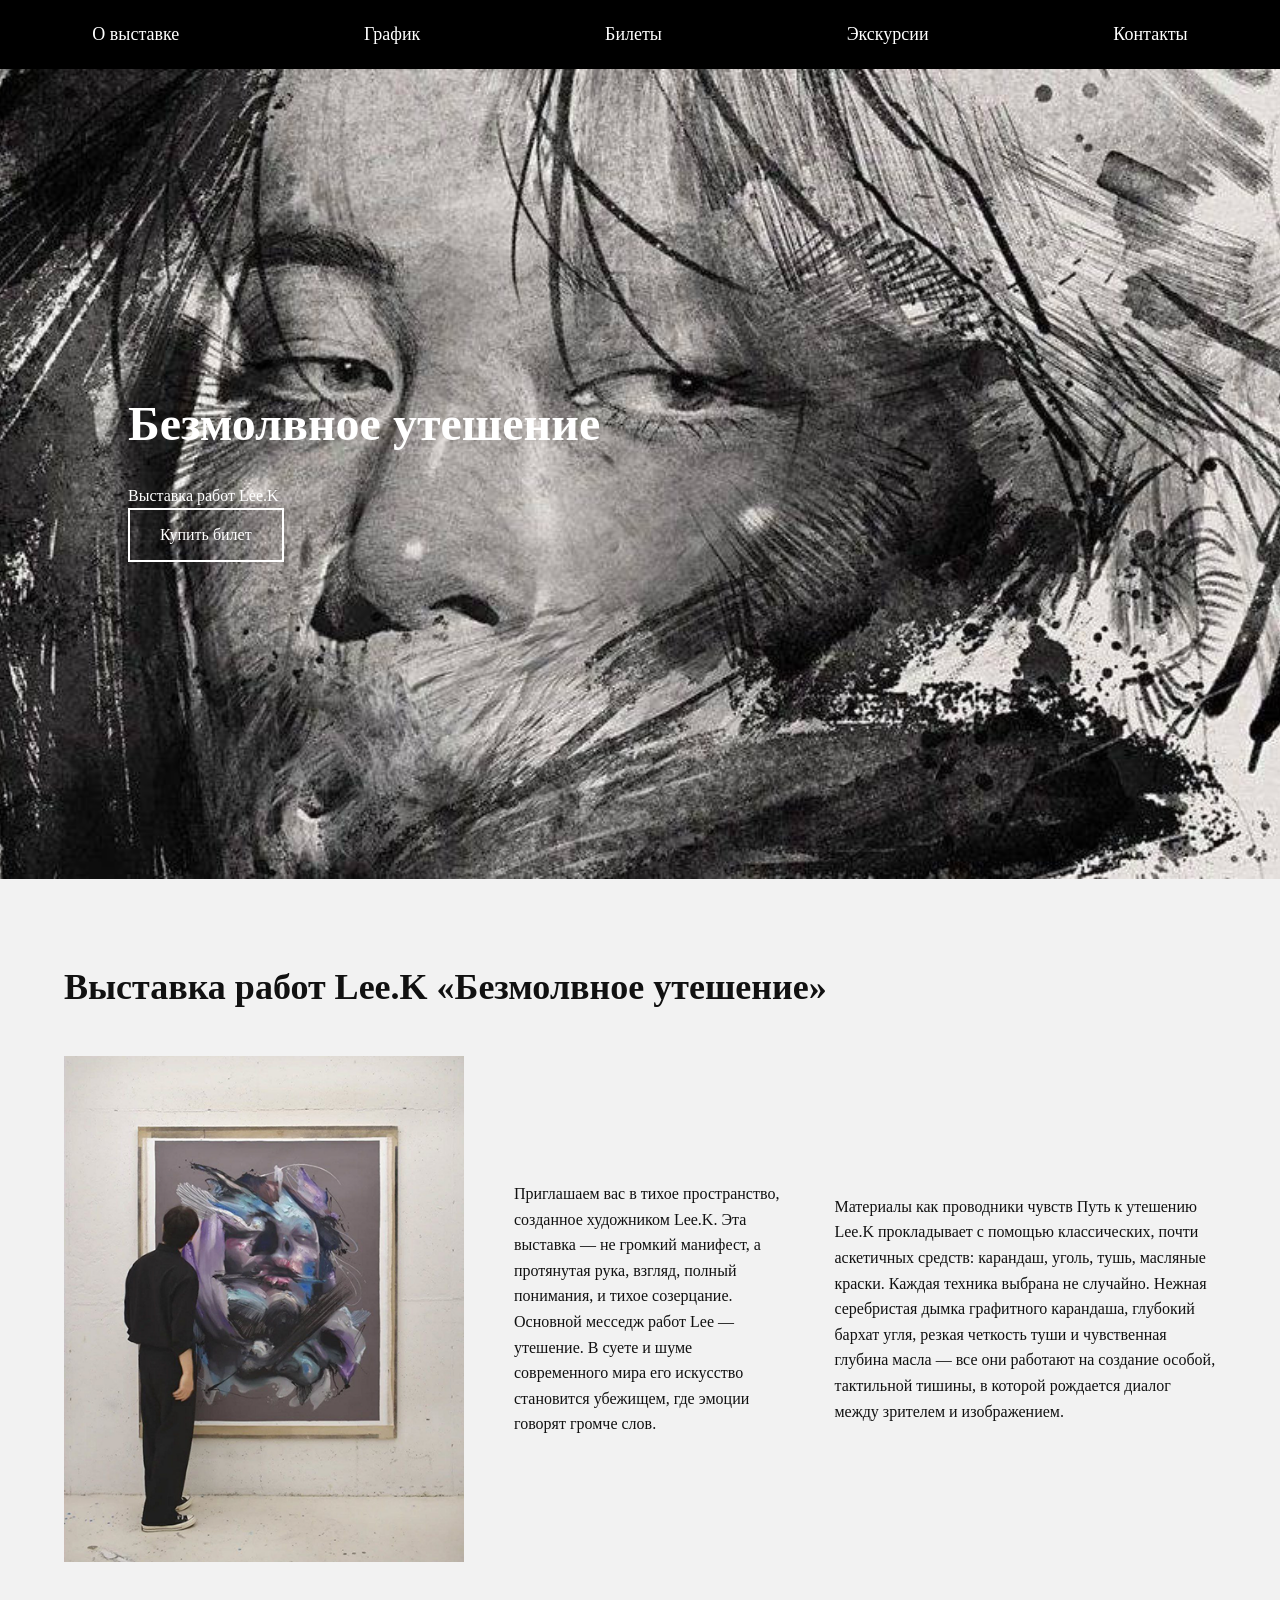
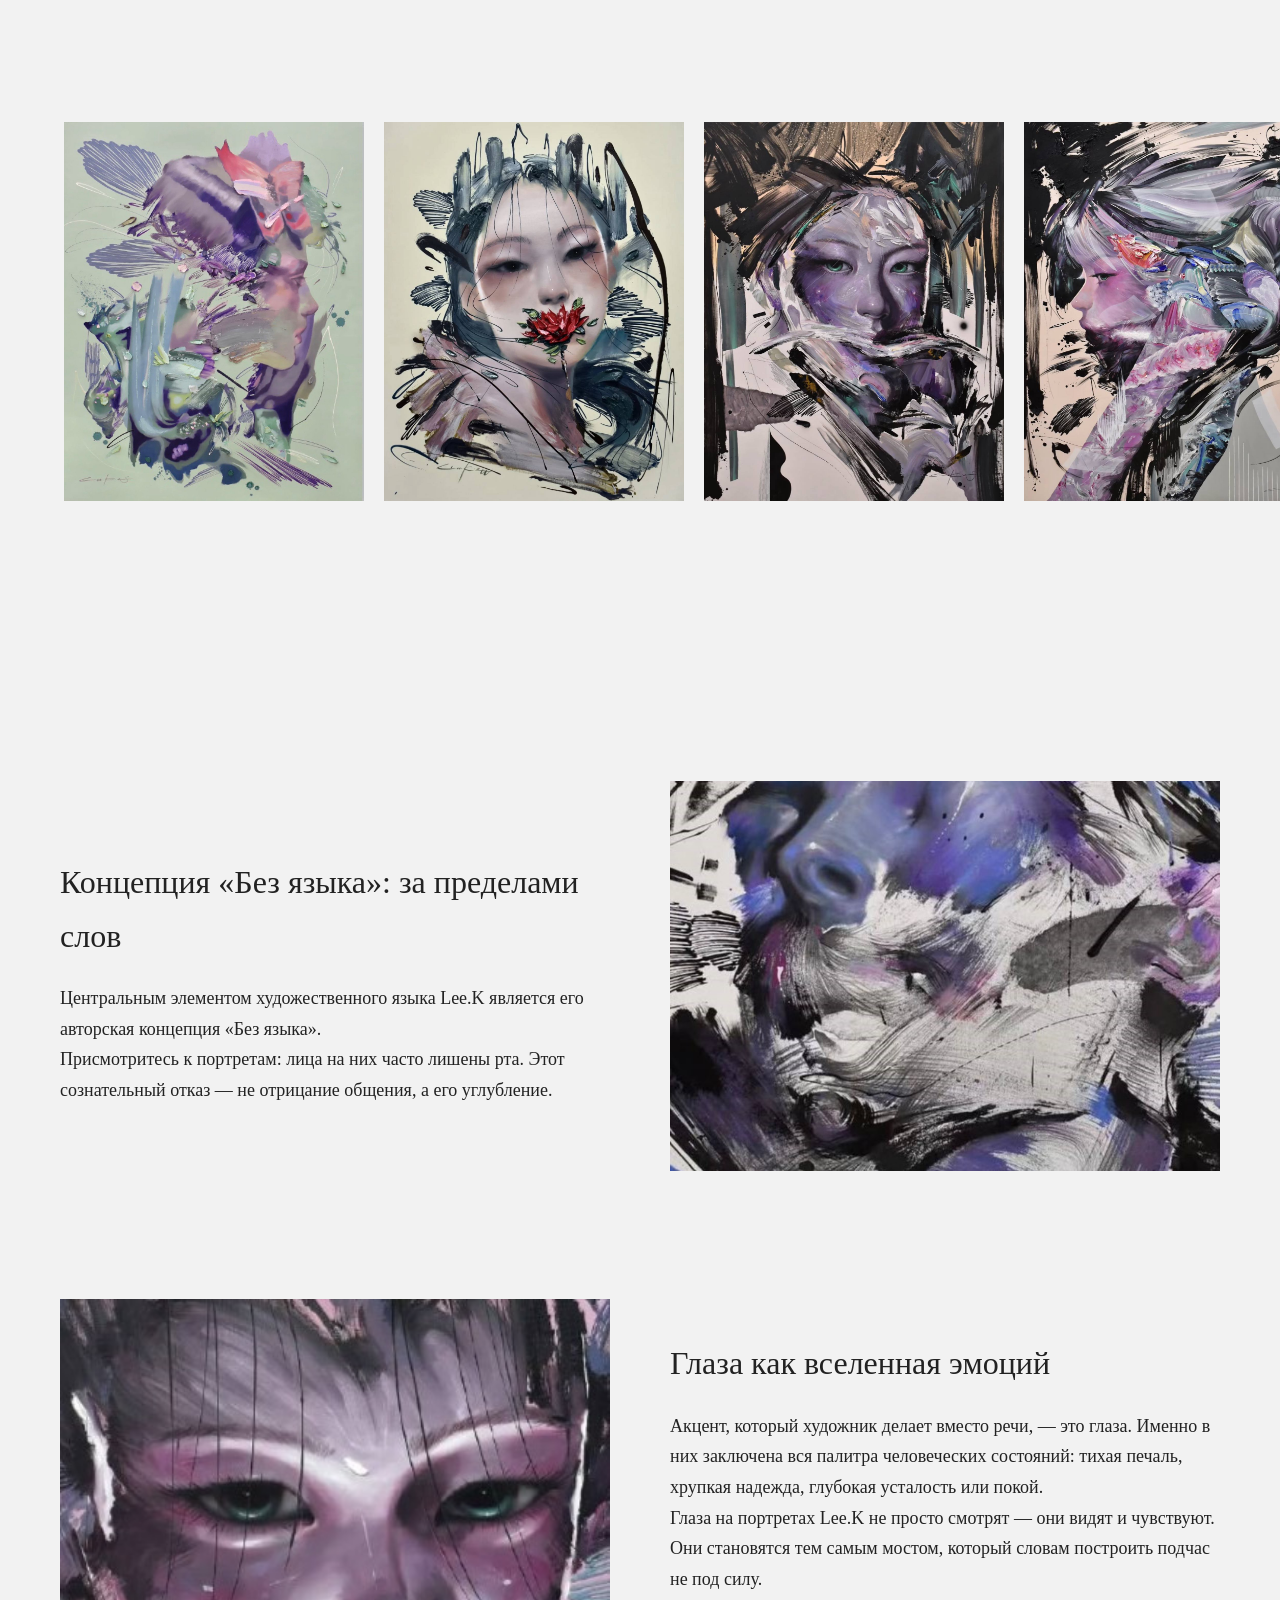
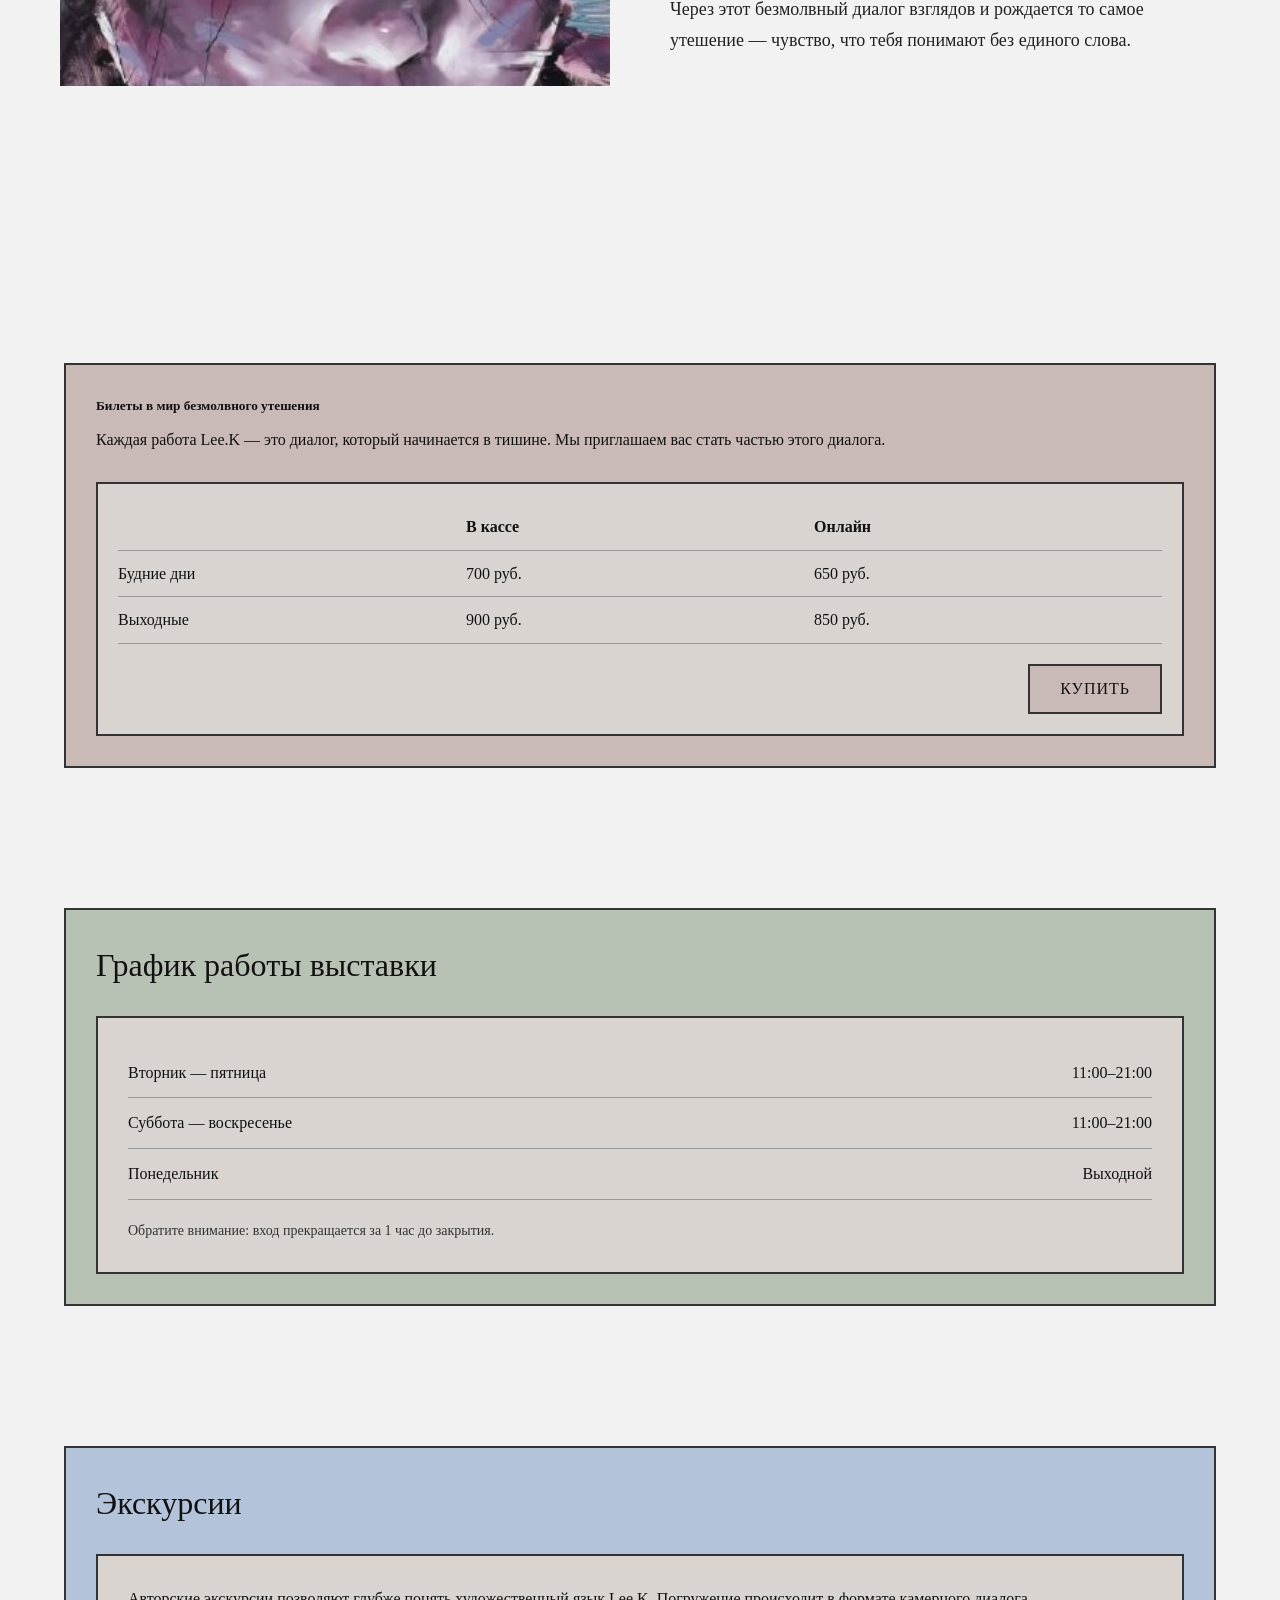
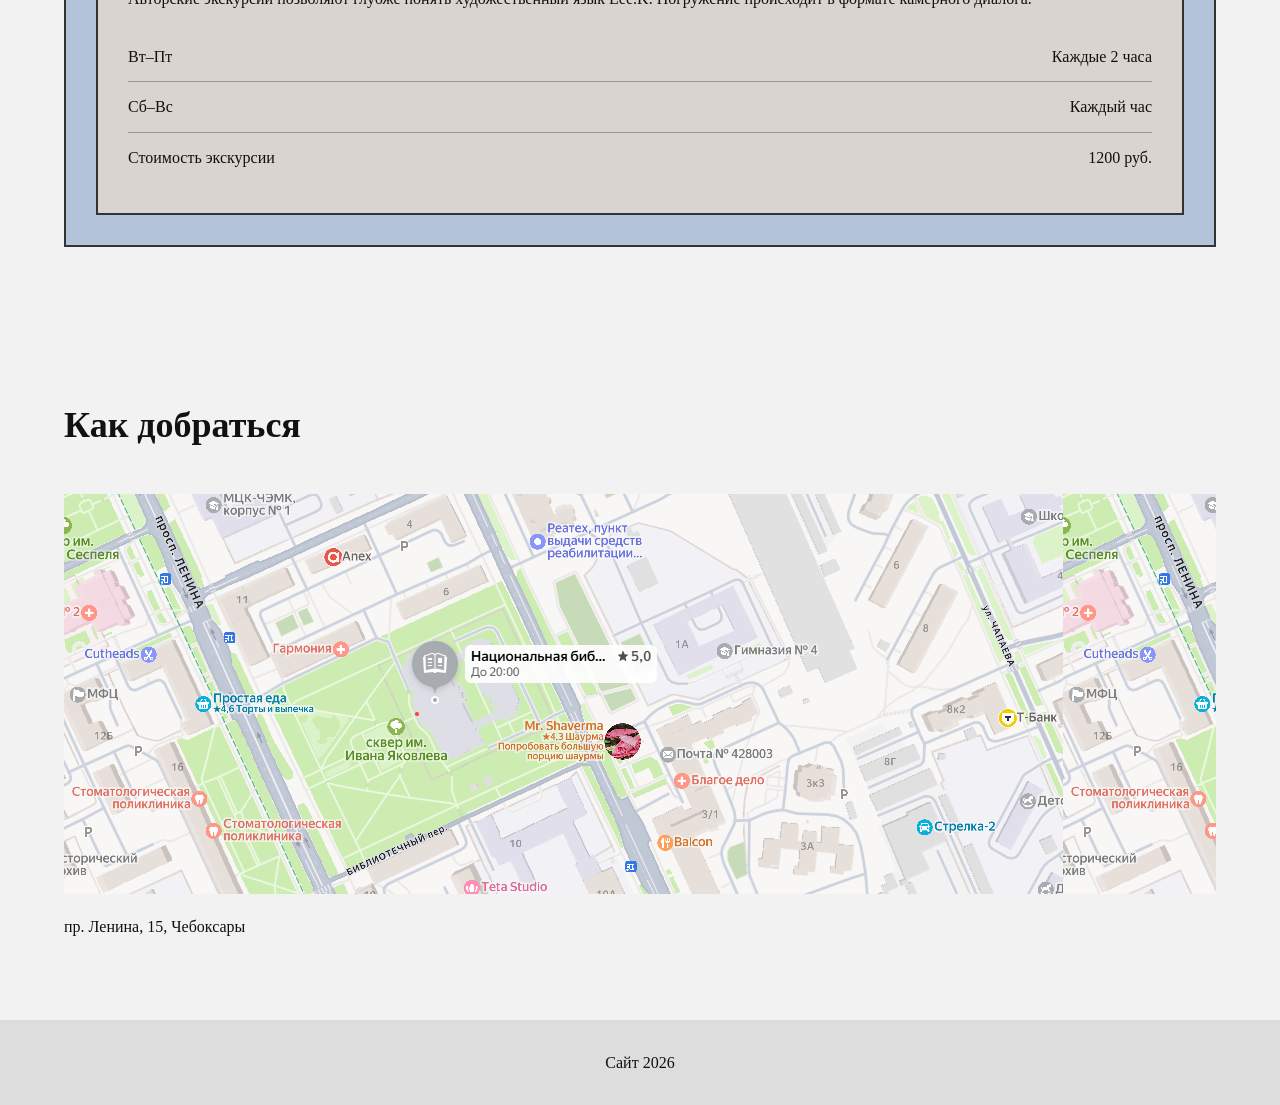
<file: index.html>
<!DOCTYPE html>
<html lang="ru">
<head>
<meta charset="UTF-8">
<meta name="viewport" content="width=device-width, initial-scale=1.0">
<title>Выставка Lee.K — Безмолвное утешение</title>
<link rel="stylesheet" href="css/jj.css">
<style>
    .hero {
    height: 90vh;
    background: url('img/heeader.jpg') center/cover no-repeat;
    display: flex;
    align-items: center;
    padding-left: 10%;
    color: white;
}
.map {
    width: 100%;
    height: 400px;
    background: url('img/map.png')
}
</style>
</head>
<body>

<header>
    <nav>
        <a href="#about">О выставке</a>
        <a href="#schedule">График</a>
        <a href="#tickets">Билеты</a>
        <a href="#excursions">Экскурсии</a>
        <a href="https://www.figma.com/proto/pdnPFelh21EYUsQuHXipG9/%D1%81%D0%B0%D0%B9%D1%82-%D0%B4%D0%BB%D1%8F-%D0%BF%D1%80%D0%BE%D0%B5%D0%BA%D1%82%D0%B0?node-id=1-63&p=f&t=WL1q9nS5NEAWC44k-1&scaling=scale-down&content-scaling=fixed&page-id=0%3A1">Контакты</a>
    </nav>
</header>

<section class="hero">
    <div class="hero-content">
        <h1>Безмолвное утешение</h1>
        <p>Выставка работ Lee.K</p>
        <a href="#tickets" class="btn">Купить билет</a>
    </div>
</section>

<section id="about">
<div class="container">
    <h2 class="section-title">Выставка работ Lee.K «Безмолвное утешение»
</h2>
    <div class="about">
        <img src="img/LEEK.png" alt="">
        <div>
            <p>Приглашаем вас в тихое пространство, созданное художником Lee.K. Эта выставка — не громкий манифест, а протянутая рука, взгляд, полный понимания, и тихое созерцание. Основной месседж работ Lee — утешение. В суете и шуме современного мира его искусство становится убежищем, где эмоции говорят громче слов.
</p>
        </div>
         <div>
            <p>Материалы как проводники чувств
Путь к утешению Lee.K прокладывает с помощью классических, почти аскетичных средств: карандаш, уголь, тушь, масляные краски. Каждая техника выбрана не случайно. Нежная серебристая дымка графитного карандаша, глубокий бархат угля, резкая четкость туши и чувственная глубина масла — все они работают на создание особой, тактильной тишины, в которой рождается диалог между зрителем и изображением.
</p>
        </div>
    </div>
</div>
</section>

<section>
<div class="container">
    <div class="gallery">
        <img src="img/first.jpg">
        <img src="img/second.jpg">
        <img src="img/third.jpg">
        <img src="img/fourth.jpg">
    </div>
</div>
</section>
<section class="concept-section">
    <div class="wrapper">
        <!-- Row 1 -->
        <div class="row">
            <div class="text fade-left">
                <h2>Концепция «Без языка»: за пределами слов</h2>
                <p>
                    Центральным элементом художественного языка Lee.K является его
                    авторская концепция «Без языка».
                </p>
                <p>
                    Присмотритесь к портретам: лица на них часто лишены рта.
                    Этот сознательный отказ — не отрицание общения,
                    а его углубление.
                </p>
            </div>
            <div class="image fade-right delay-1">
                <img src="img/rot.jpg" alt="Портрет Lee.K">
            </div>
        </div>
        <!-- Row 2 -->
        <div class="row">

            <div class="image fade-left delay-2">
                <img src="img/eyes.jpg" alt="Глаза портрета">
            </div>
            <div class="text fade-up delay-3">
                <h2>Глаза как вселенная эмоций</h2>
                <p>
                    Акцент, который художник делает вместо речи, — это глаза.
                    Именно в них заключена вся палитра человеческих состояний:
                    тихая печаль, хрупкая надежда, глубокая усталость или покой.
                </p>
                <p>
                    Глаза на портретах Lee.K не просто смотрят — они видят
                    и чувствуют. Они становятся тем самым мостом, который словам
                    построить подчас не под силу.
                </p>

                <p>
                    Через этот безмолвный диалог взглядов и рождается то самое
                    утешение — чувство, что тебя понимают без единого слова.
                </p>

            </div>

        </div>

    </div>

</section>
<section id="tickets" class="tickets-section reveal">
    <div class="container">

        <div class="tickets-wrapper">

            <div class="tickets-info">
                <h5>Билеты в мир безмолвного утешения</h5>
                <p>
                    Каждая работа Lee.K — это диалог, который начинается в тишине.
                    Мы приглашаем вас стать частью этого диалога.
                </p>
            </div>

            <div class="tickets-prices">
                <div class="price-row header">
                    <span></span>
                    <span>В кассе</span>
                    <span>Онлайн</span>
                </div>

                <div class="price-row">
                    <span>Будние дни</span>
                    <span>700 руб.</span>
                    <span>650 руб.</span>
                </div>

                <div class="price-row">
                    <span>Выходные</span>
                    <span>900 руб.</span>
                    <span>850 руб.</span>
                </div>

                <div class="ticket-btn-wrap">
                    <a href="#" class="ticket-btn">КУПИТЬ</a>
                </div>
            </div>

        </div>

    </div>
</section>

<section id="schedule" class="museum-section reveal">
    <div class="container">
        <div class="museum-wrapper">

            <h2 class="museum-title">График работы выставки</h2>

            <div class="museum-box">
                <div class="museum-row">
                    <span>Вторник — пятница</span>
                    <span>11:00–21:00</span>
                </div>

                <div class="museum-row">
                    <span>Суббота — воскресенье</span>
                    <span>11:00–21:00</span>
                </div>

                <div class="museum-row">
                    <span>Понедельник</span>
                    <span>Выходной</span>
                </div>

                <div class="museum-note">
                    Обратите внимание: вход прекращается за 1 час до закрытия.
                </div>
            </div>
        </div>

    </div>
</section>

<section id="excursions" class="museum-section reveal">
    <div class="container">
        <div class="excursion-wrapper">

            <h2 class="museum-title">Экскурсии</h2>

            <div class="museum-box">

                <p class="museum-text">
                    Авторские экскурсии позволяют глубже понять художественный язык Lee.K.
                    Погружение происходит в формате камерного диалога.
                </p>

                <div class="museum-row">
                    <span>Вт–Пт</span>
                    <span>Каждые 2 часа</span>
                </div>

                <div class="museum-row">
                    <span>Сб–Вс</span>
                    <span>Каждый час</span>
                </div>

                <div class="museum-row">
                    <span>Стоимость экскурсии</span>
                    <span>1200 руб.</span>
                </div>

            </div>
        </div>

    </div>
</section>

<section id="contact">
<div class="container">
    <h2 class="section-title">Как добраться</h2>
    <div class="map"></div>
    <p style="margin-top:20px;">пр. Ленина, 15, Чебоксары</p>
</div>
</section>

<footer>
    Сайт 2026
</footer>

</body>
</html>
</file>
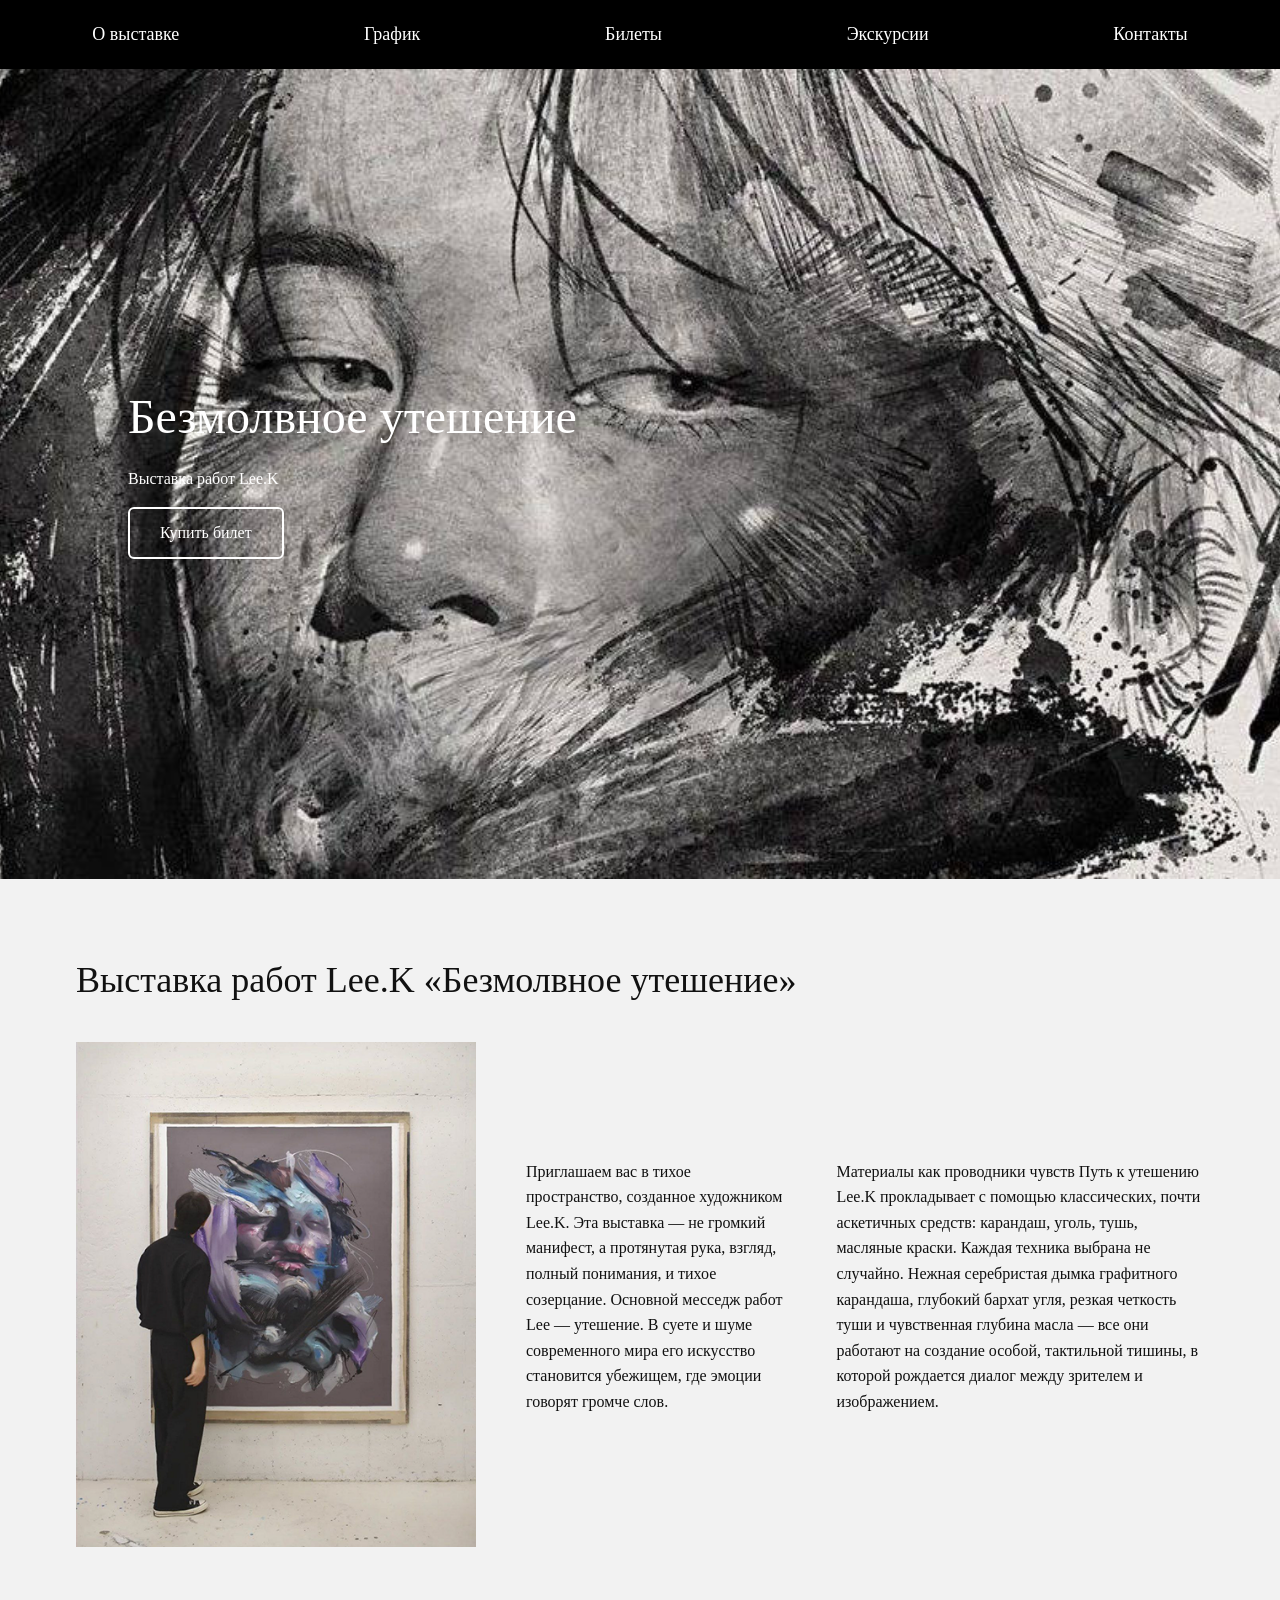
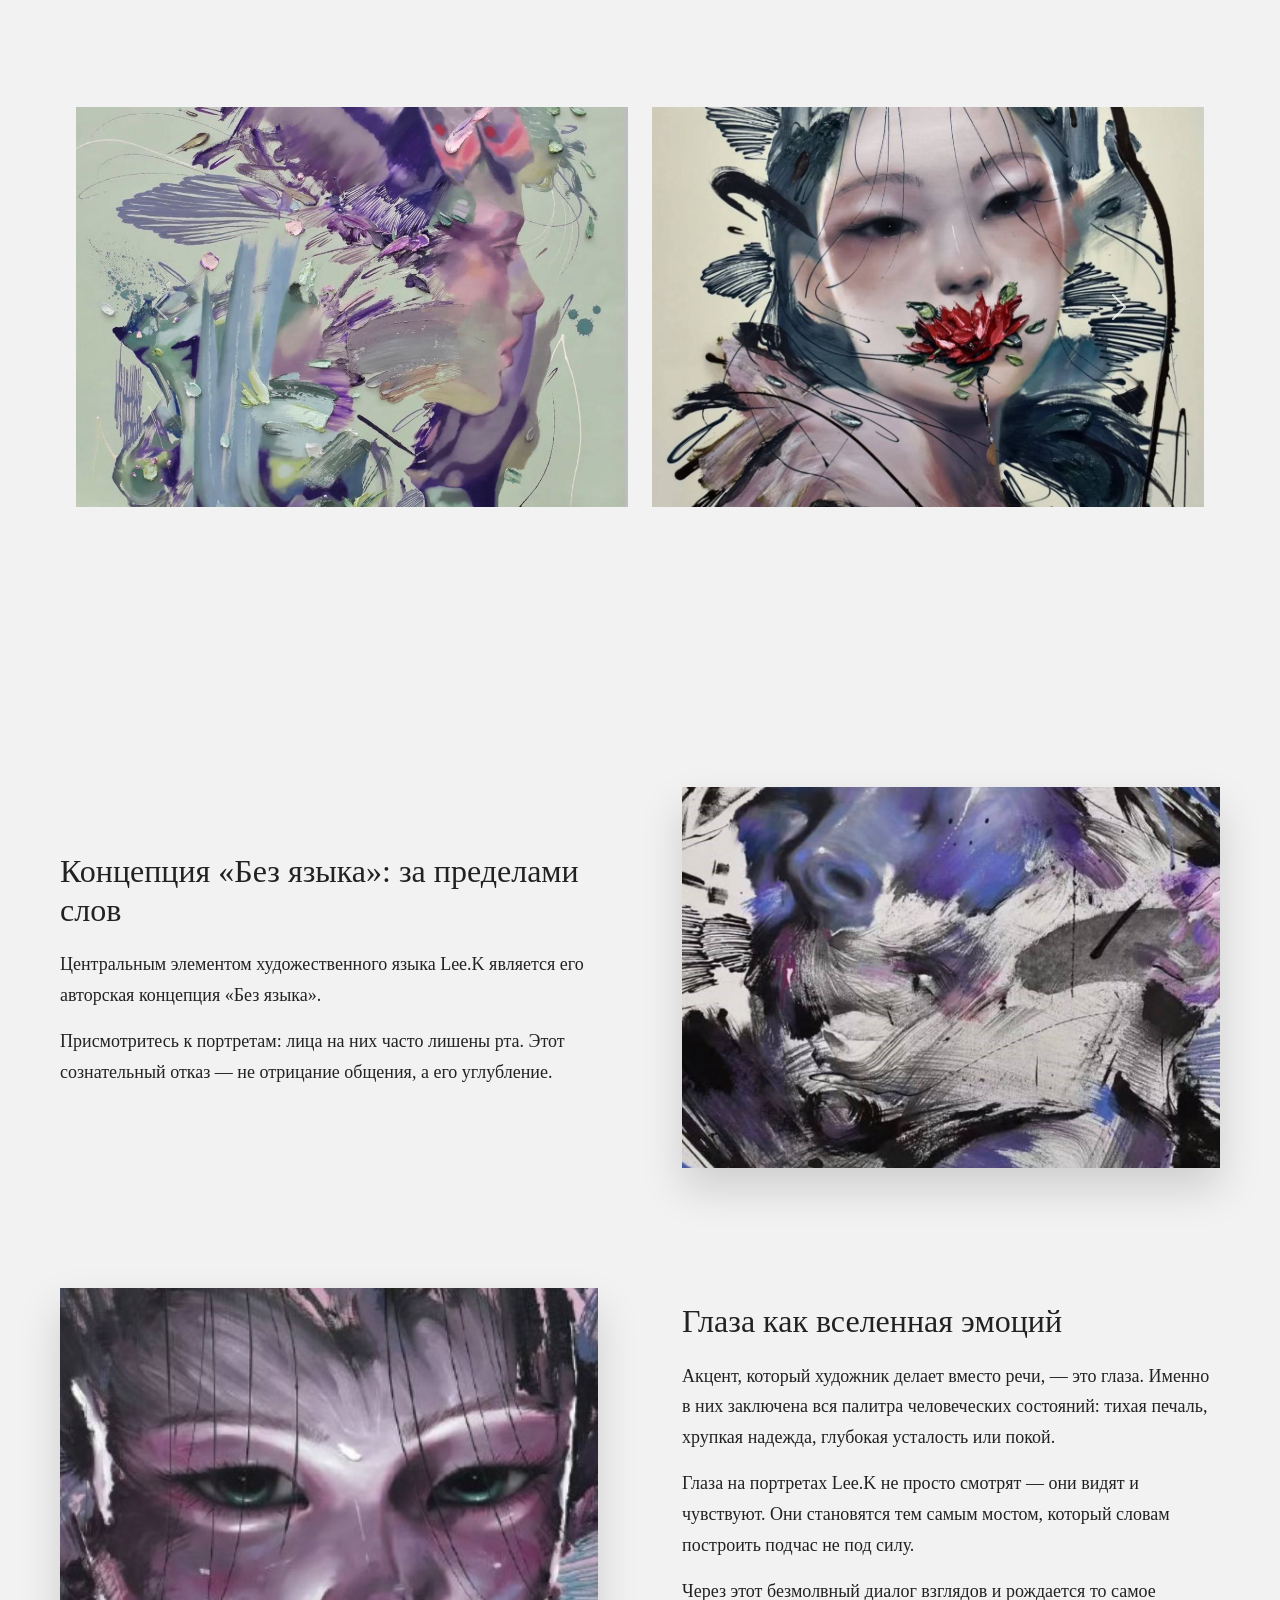
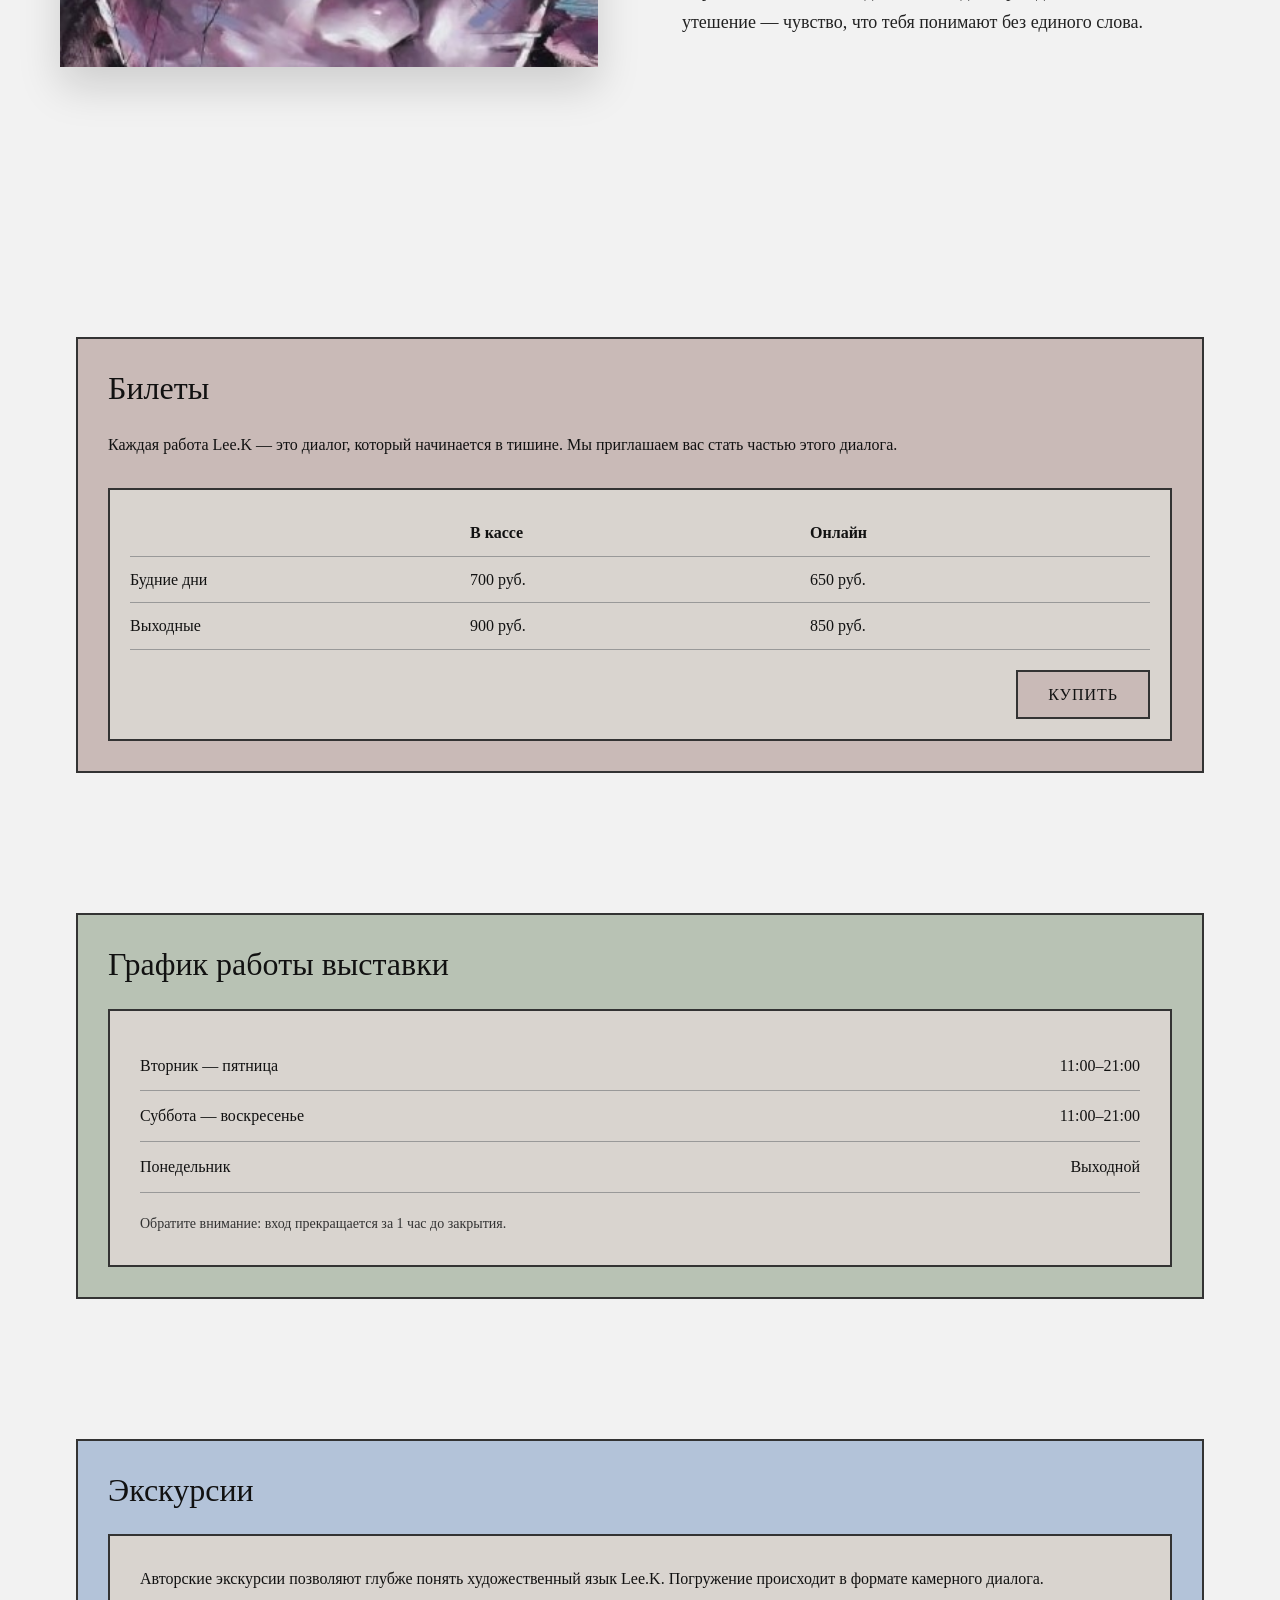
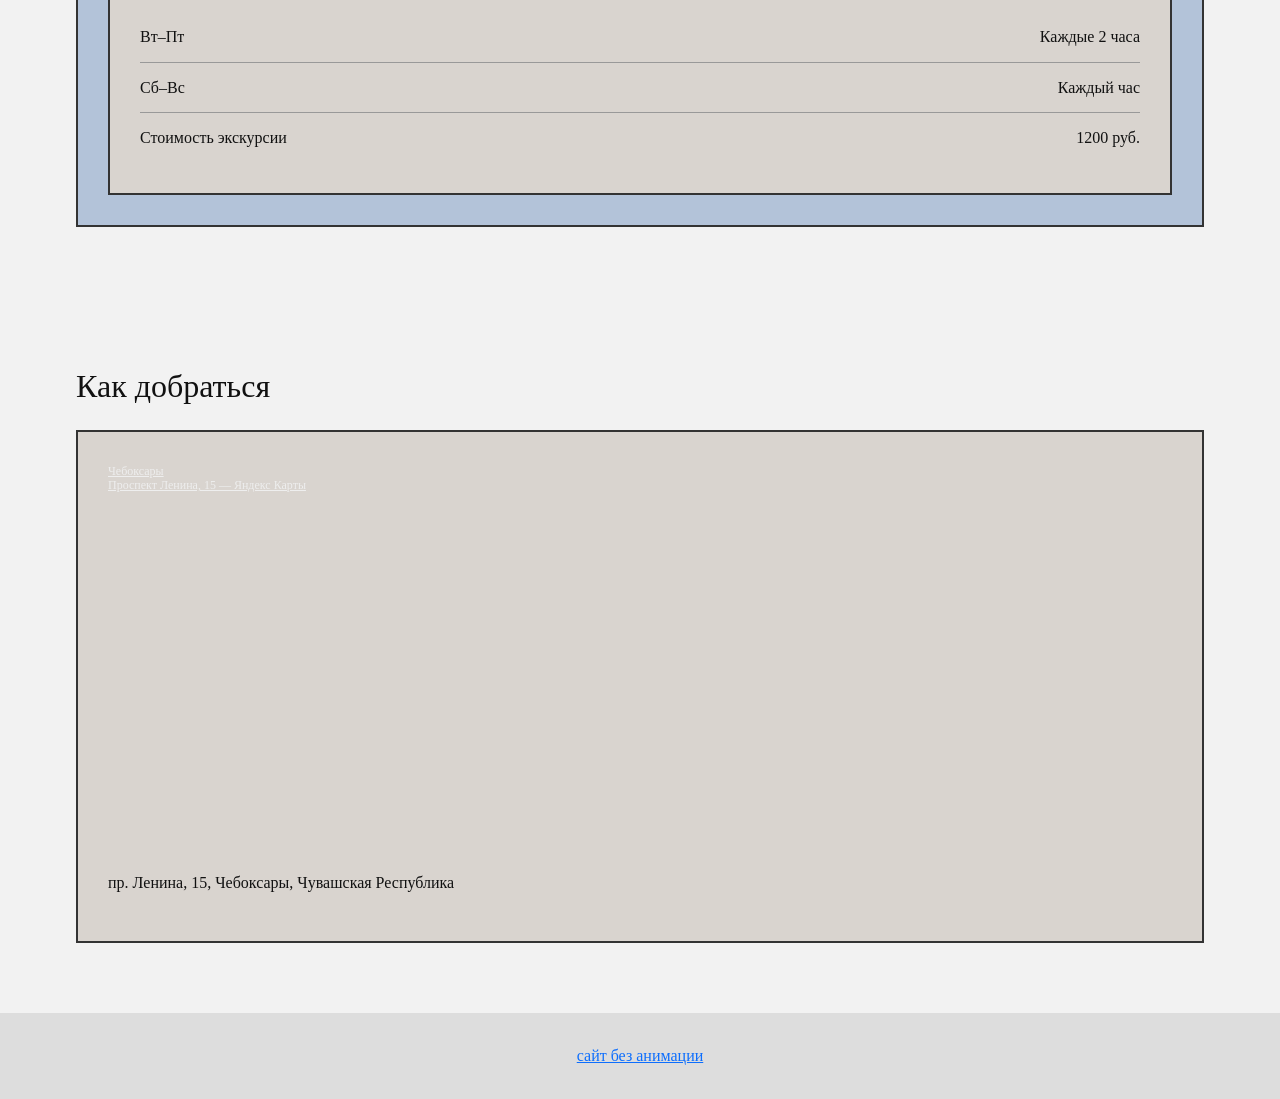
<file: index animation.html>
<!DOCTYPE html>
<html lang="ru">
<head>
    <meta charset="UTF-8">
    <meta name="viewport" content="width=device-width, initial-scale=1.0">
    <title>Выставка Lee.K — Безмолвное утешение</title>

    <!-- Bootstrap 5 -->
    <link href="https://cdn.jsdelivr.net/npm/bootstrap@5.3.2/dist/css/bootstrap.min.css" rel="stylesheet">
<link rel="stylesheet" href="css/анимация.css">
<style>
        .hero {
            height: 90vh;
            background: url('img/heeader.jpg') center/cover no-repeat;
            display: flex;
            align-items: center;
            padding-left: 10%;
            color: white;
        }
</style>
</head>
<body>

<header>
    <nav>
        <a href="#about">О выставке</a>
        <a href="#schedule">График</a>
        <a href="#tickets">Билеты</a>
        <a href="#excursions">Экскурсии</a>
        <a href="#contact">Контакты</a>
    </nav>
</header>

<section class="hero">
    <div class="hero-content">
        <h1>Безмолвное утешение</h1>
        <p>Выставка работ Lee.K</p>
        <a href="#tickets" class="btn">Купить билет</a>
    </div>
</section>

<section id="about" class="reveal">
    <div class="container">
        <h2 class="section-title">Выставка работ Lee.K «Безмолвное утешение»</h2>
        <div class="about">
            <img src="img/LEEK.png" alt="">
            <div>
                <p>Приглашаем вас в тихое пространство, созданное художником Lee.K. Эта выставка — не громкий манифест, а протянутая рука, взгляд, полный понимания, и тихое созерцание. Основной месседж работ Lee — утешение. В суете и шуме современного мира его искусство становится убежищем, где эмоции говорят громче слов.
</p>
            </div>
            <div>
            <p>Материалы как проводники чувств
Путь к утешению Lee.K прокладывает с помощью классических, почти аскетичных средств: карандаш, уголь, тушь, масляные краски. Каждая техника выбрана не случайно. Нежная серебристая дымка графитного карандаша, глубокий бархат угля, резкая четкость туши и чувственная глубина масла — все они работают на создание особой, тактильной тишины, в которой рождается диалог между зрителем и изображением.
</p>
        </div>
        </div>
    </div>
</section>

<!-- ===== КАРУСЕЛЬ ===== -->
<section>
    <div class="container">

        <div id="artCarousel" class="carousel slide carousel-fade" data-bs-ride="carousel" data-bs-interval="4000">

            <div class="carousel-inner">

                <!-- Слайд 1 -->
                <div class="carousel-item active">
                    <div class="row g-4">
                        <div class="col-md-6">
                            <img src="img/first.jpg" class="d-block w-100 carousel-img">
                        </div>
                        <div class="col-md-6">
                            <img src="img/second.jpg" class="d-block w-100 carousel-img">
                        </div>

                    </div>
                </div>

                <!-- Слайд 2 -->
                <div class="carousel-item">
                    <div class="row g-4">
                        <div class="col-md-6">
                            <img src="img/third.jpg" class="d-block w-100 carousel-img">
                        </div>
                        <div class="col-md-6">
                            <img src="img/fourth.jpg" class="d-block w-100 carousel-img">
                        </div>

                    </div>
                </div>
                <div class="carousel-item">
                    <div class="row g-4">
                        <div class="col-md-6">
                            <img src="img/fifth.jpg" class="d-block w-100 carousel-img">
                        </div>
                        <div class="col-md-6">
                            <img src="img/sixth.jpg" class="d-block w-100 carousel-img">
                        </div>
                    </div>
                </div>

            </div>

            <!-- Кнопки -->
            <button class="carousel-control-prev" type="button" data-bs-target="#artCarousel" data-bs-slide="prev">
                <span class="carousel-control-prev-icon"></span>
            </button>

            <button class="carousel-control-next" type="button" data-bs-target="#artCarousel" data-bs-slide="next">
                <span class="carousel-control-next-icon"></span>
            </button>

            <button class="carousel-control-next" type="button" data-bs-target="#artCarousel" data-bs-slide="next">
                <span class="carousel-control-next-icon"></span>
            </button>


        </div>

    </div>
</section>
<!-- ===== КОНЦЕПЦИЯ "БЕЗ ЯЗЫКА" ===== -->
<section class="concept-section">

    <div class="wrapper">

        <!-- Row 1 -->
        <div class="row">

            <div class="text fade-left">
                <h2>Концепция «Без языка»: за пределами слов</h2>

                <p>
                    Центральным элементом художественного языка Lee.K является его
                    авторская концепция «Без языка».
                </p>

                <p>
                    Присмотритесь к портретам: лица на них часто лишены рта.
                    Этот сознательный отказ — не отрицание общения,
                    а его углубление.
                </p>
            </div>

            <div class="image fade-right delay-1">
                <img src="img/rot.jpg" alt="Портрет Lee.K">
            </div>

        </div>

        <!-- Row 2 -->
        <div class="row">

            <div class="image fade-left delay-2">
                <img src="img/eyes.jpg" alt="Глаза портрета">
            </div>

            <div class="text fade-up delay-3">

                <h2>Глаза как вселенная эмоций</h2>

                <p>
                    Акцент, который художник делает вместо речи, — это глаза.
                    Именно в них заключена вся палитра человеческих состояний:
                    тихая печаль, хрупкая надежда, глубокая усталость или покой.
                </p>

                <p>
                    Глаза на портретах Lee.K не просто смотрят — они видят
                    и чувствуют. Они становятся тем самым мостом, который словам
                    построить подчас не под силу.
                </p>

                <p>
                    Через этот безмолвный диалог взглядов и рождается то самое
                    утешение — чувство, что тебя понимают без единого слова.
                </p>

            </div>

        </div>

    </div>

</section>

<section id="tickets" class="tickets-section reveal">
    <div class="container">

        <div class="tickets-wrapper">

            <div class="tickets-info">
                <h2 class="tickets-title">Билеты</h2>

                <p>
                    Каждая работа Lee.K — это диалог, который начинается в тишине.
                    Мы приглашаем вас стать частью этого диалога.
                </p>
            </div>

            <div class="tickets-prices">
                <div class="price-row header">
                    <span></span>
                    <span>В кассе</span>
                    <span>Онлайн</span>
                </div>

                <div class="price-row">
                    <span>Будние дни</span>
                    <span>700 руб.</span>
                    <span>650 руб.</span>
                </div>

                <div class="price-row">
                    <span>Выходные</span>
                    <span>900 руб.</span>
                    <span>850 руб.</span>
                </div>

                <div class="ticket-btn-wrap">
                    <a href="#" class="ticket-btn">КУПИТЬ</a>
                </div>
            </div>

        </div>

    </div>
</section>

<section id="schedule" class="museum-section reveal">
    <div class="container">
        <div class="museum-wrapper">

            <h2 class="museum-title">График работы выставки</h2>

            <div class="museum-box">
                <div class="museum-row">
                    <span>Вторник — пятница</span>
                    <span>11:00–21:00</span>
                </div>

                <div class="museum-row">
                    <span>Суббота — воскресенье</span>
                    <span>11:00–21:00</span>
                </div>

                <div class="museum-row">
                    <span>Понедельник</span>
                    <span>Выходной</span>
                </div>

                <div class="museum-note">
                    Обратите внимание: вход прекращается за 1 час до закрытия.
                </div>
            </div>
        </div>

    </div>
</section>

<section id="excursions" class="museum-section reveal">
    <div class="container">
        <div class="excursion-wrapper">

            <h2 class="museum-title">Экскурсии</h2>

            <div class="museum-box">

                <p class="museum-text">
                    Авторские экскурсии позволяют глубже понять художественный язык Lee.K.
                    Погружение происходит в формате камерного диалога.
                </p>

                <div class="museum-row">
                    <span>Вт–Пт</span>
                    <span>Каждые 2 часа</span>
                </div>

                <div class="museum-row">
                    <span>Сб–Вс</span>
                    <span>Каждый час</span>
                </div>

                <div class="museum-row">
                    <span>Стоимость экскурсии</span>
                    <span>1200 руб.</span>
                </div>

            </div>
        </div>

    </div>
</section>

<section id="contact" class="museum-section reveal">
    <div class="container">

        <h2 class="museum-title">Как добраться</h2>

        <div class="museum-box reveal reveal-delay-1">

            <div class="map-wrapper">
                <div style="position:relative;overflow:hidden;">
                    <a href="https://yandex.com/maps/45/cheboksary/?utm_medium=mapframe&utm_source=maps"
                       style="color:#eee;font-size:12px;position:absolute;top:0px;">
                        Чебоксары
                    </a>

                    <a href="https://yandex.com/maps/45/cheboksary/house/prospekt_lenina_15/YE4YdAJhQE0BQFtsfX1zdnVlbQ==/?ll=47.251986%2C56.127969&utm_medium=mapframe&utm_source=maps&z=17"
                       style="color:#eee;font-size:12px;position:absolute;top:14px;">
                        Проспект Ленина, 15 — Яндекс Карты
                    </a>

                    <iframe
                            src="https://yandex.com/map-widget/v1/?ll=47.251986%2C56.127969&mode=whatshere&whatshere%5Bpoint%5D=47.251473%2C56.127999&whatshere%5Bzoom%5D=17&z=17"
                            width="100%"
                            height="400"
                            frameborder="1"
                            allowfullscreen="true"
                            style="position:relative;">
                    </iframe>
                </div>
            </div>

            <p class="museum-address">
                пр. Ленина, 15, Чебоксары, Чувашская Республика
            </p>

        </div>

    </div>
</section>

<footer>
    <a href="index.html">сайт без анимации</a>
</footer>

<!-- Bootstrap JS -->
<script src="https://cdn.jsdelivr.net/npm/bootstrap@5.3.2/dist/js/bootstrap.bundle.min.js"></script>

<script>
    const reveals = document.querySelectorAll('.reveal');

    const observer = new IntersectionObserver((entries) => {
        entries.forEach(entry => {
            if (entry.isIntersecting) {
                entry.target.classList.add('active');
            }
        });
    }, {
        threshold: 0.15
    });

    reveals.forEach(reveal => {
        observer.observe(reveal);
    });
</script>

</body>
</html>
</file>
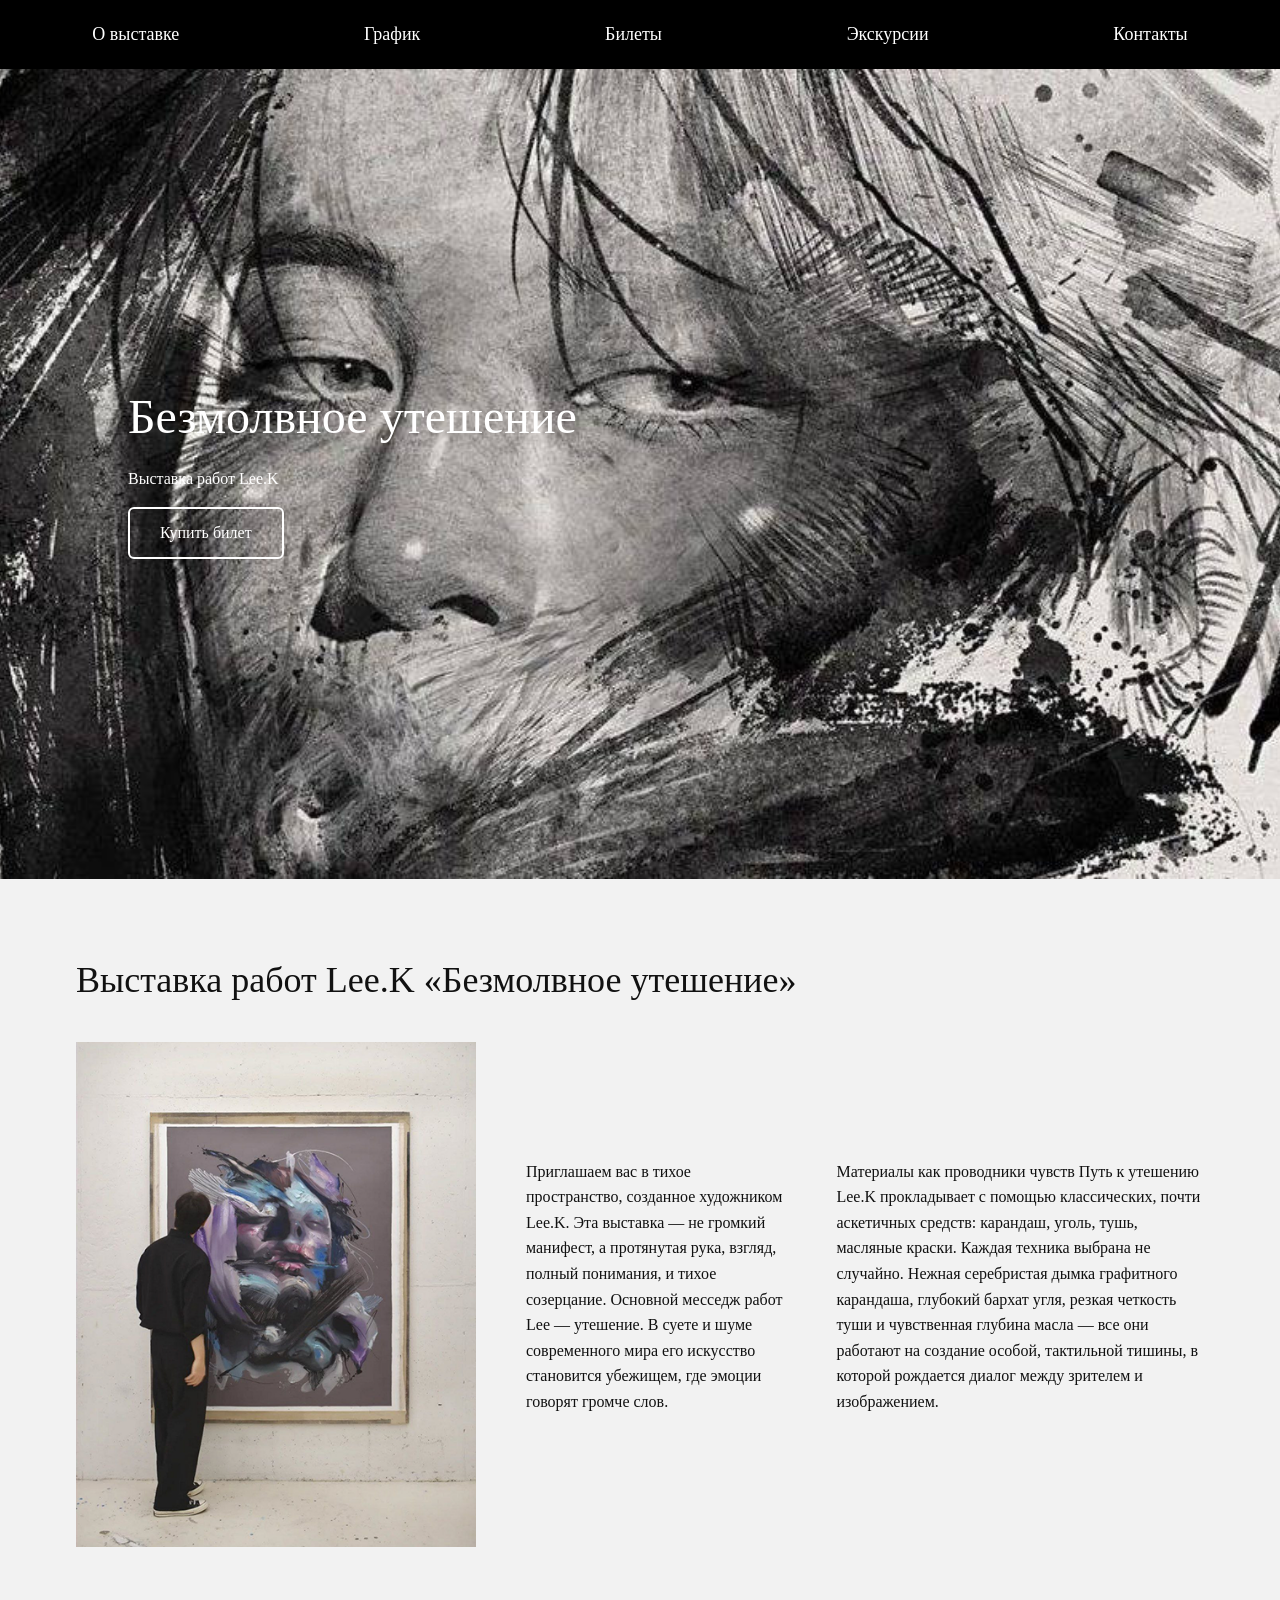
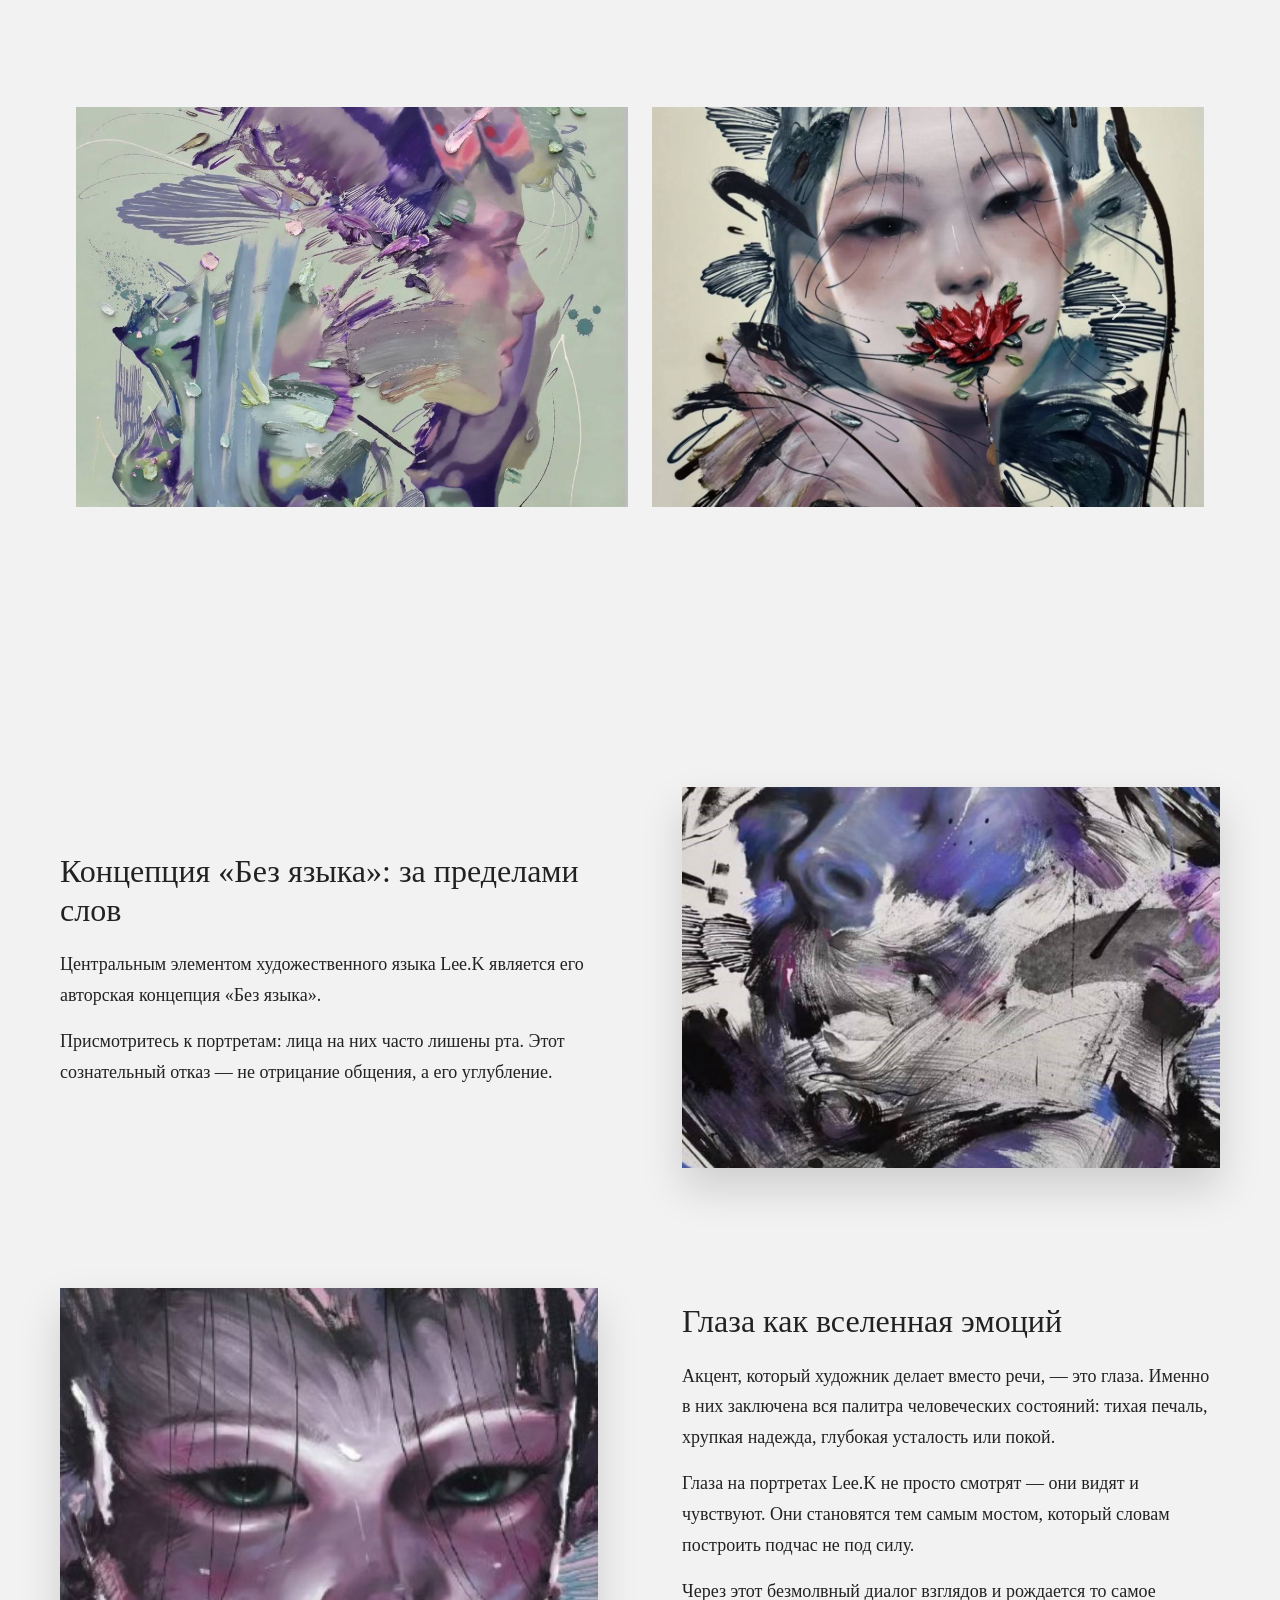
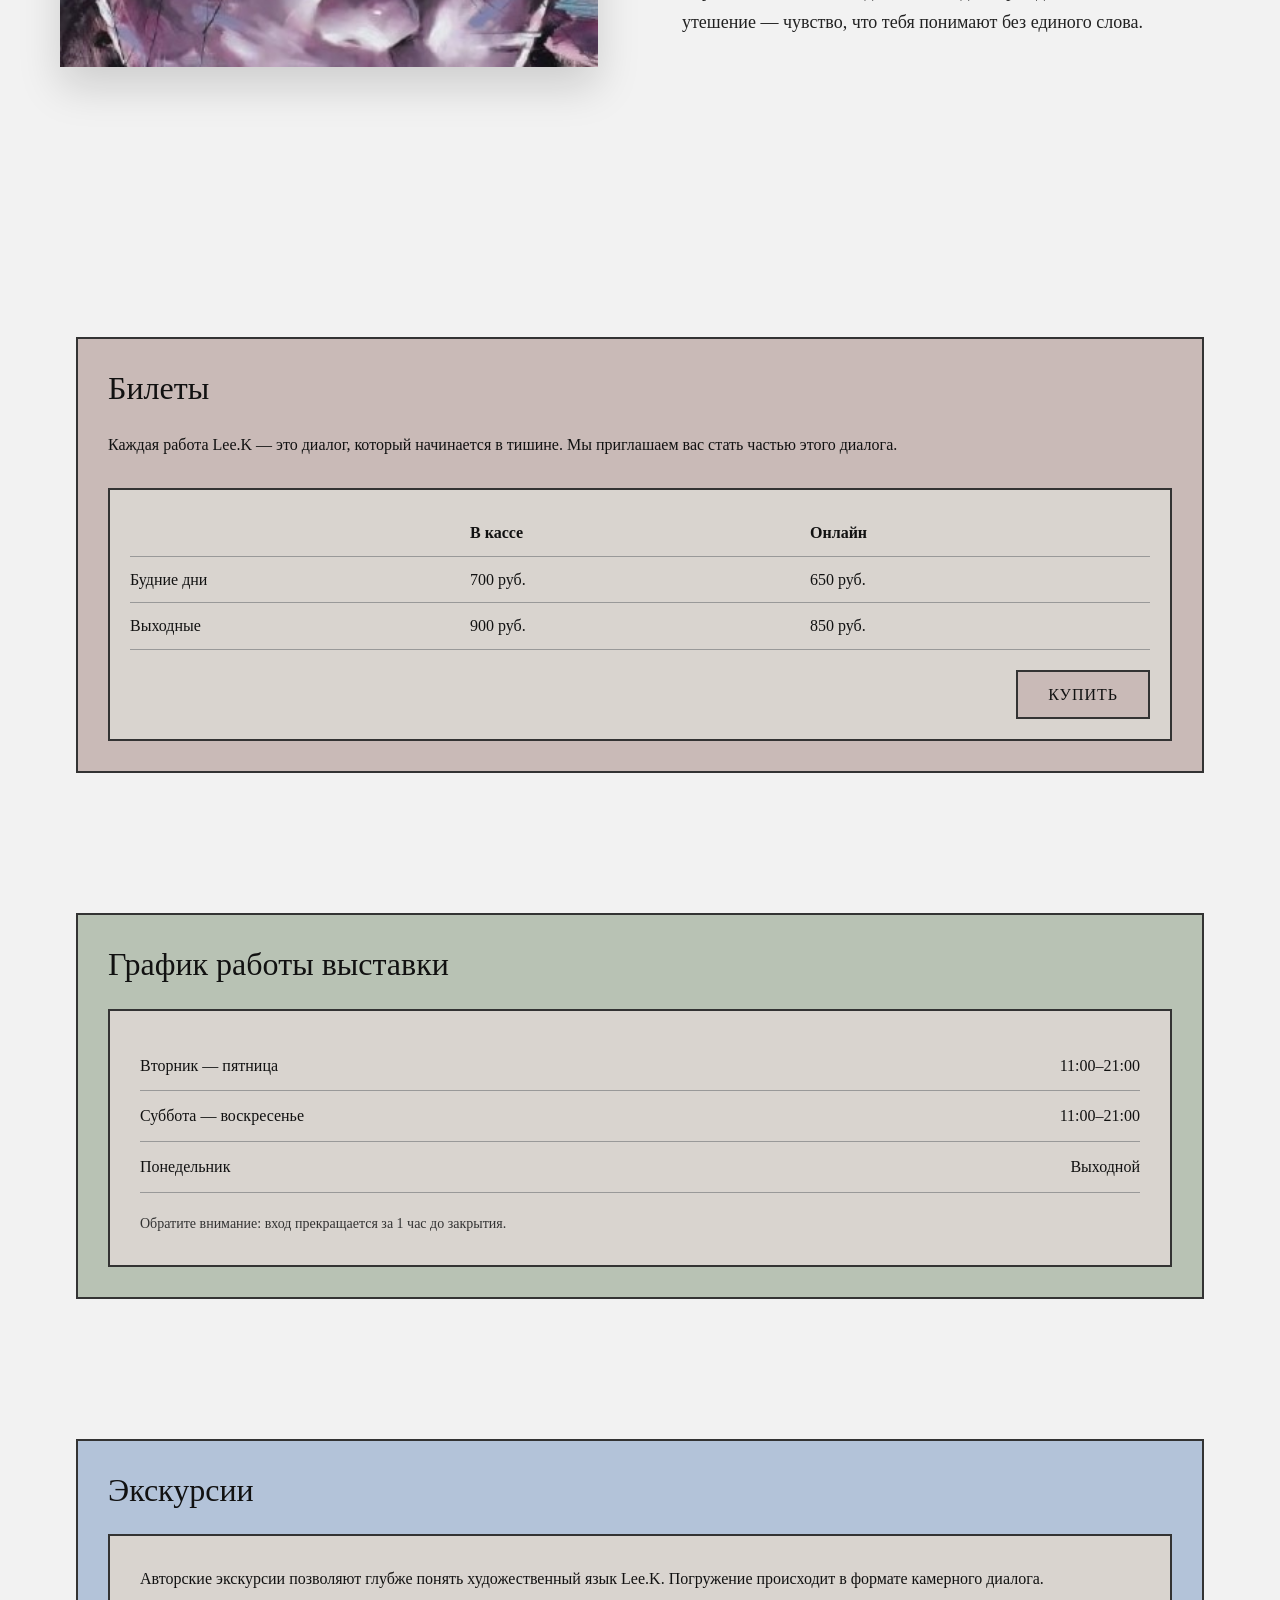
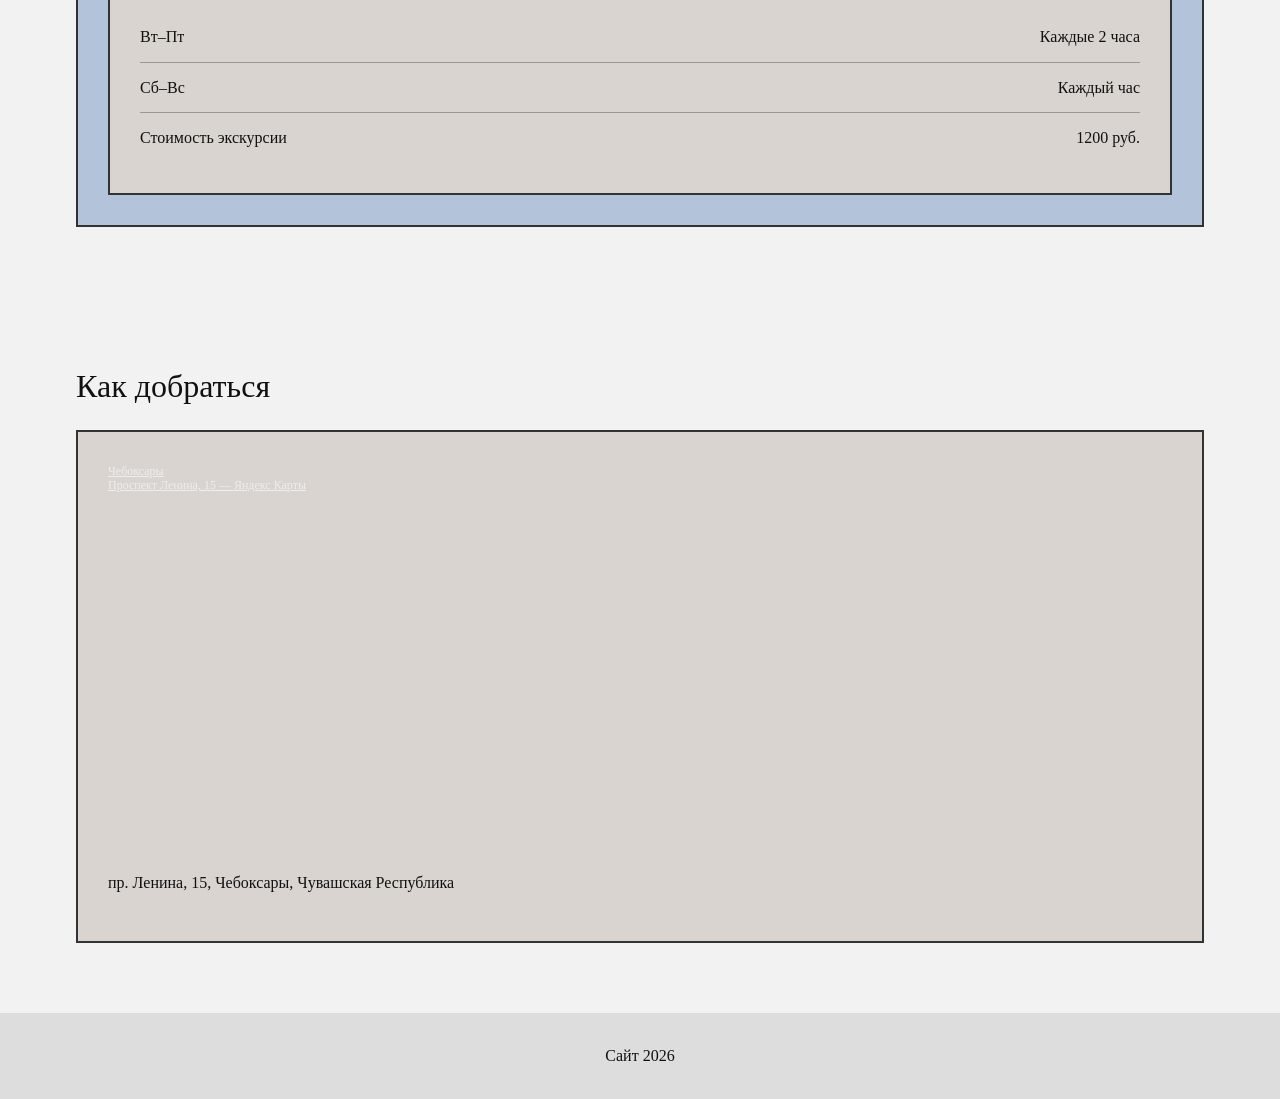
<file: основной анимация.html>
<!DOCTYPE html>
<html lang="ru">
<head>
    <meta charset="UTF-8">
    <meta name="viewport" content="width=device-width, initial-scale=1.0">
    <title>Выставка Lee.K — Безмолвное утешение</title>

    <!-- Bootstrap 5 -->
    <link href="https://cdn.jsdelivr.net/npm/bootstrap@5.3.2/dist/css/bootstrap.min.css" rel="stylesheet">
<link rel="stylesheet" href="css/анимация.css">
<style>
        .hero {
            height: 90vh;
            background: url('img/heeader.jpg') center/cover no-repeat;
            display: flex;
            align-items: center;
            padding-left: 10%;
            color: white;
        }
</style>
</head>
<body>

<header>
    <nav>
        <a href="#about">О выставке</a>
        <a href="#schedule">График</a>
        <a href="#tickets">Билеты</a>
        <a href="#excursions">Экскурсии</a>
        <a href="#contact">Контакты</a>
    </nav>
</header>

<section class="hero">
    <div class="hero-content">
        <h1>Безмолвное утешение</h1>
        <p>Выставка работ Lee.K</p>
        <a href="#tickets" class="btn">Купить билет</a>
    </div>
</section>

<section id="about" class="reveal">
    <div class="container">
        <h2 class="section-title">Выставка работ Lee.K «Безмолвное утешение»</h2>
        <div class="about">
            <img src="img/LEEK.png" alt="">
            <div>
                <p>Приглашаем вас в тихое пространство, созданное художником Lee.K. Эта выставка — не громкий манифест, а протянутая рука, взгляд, полный понимания, и тихое созерцание. Основной месседж работ Lee — утешение. В суете и шуме современного мира его искусство становится убежищем, где эмоции говорят громче слов.
</p>
            </div>
            <div>
            <p>Материалы как проводники чувств
Путь к утешению Lee.K прокладывает с помощью классических, почти аскетичных средств: карандаш, уголь, тушь, масляные краски. Каждая техника выбрана не случайно. Нежная серебристая дымка графитного карандаша, глубокий бархат угля, резкая четкость туши и чувственная глубина масла — все они работают на создание особой, тактильной тишины, в которой рождается диалог между зрителем и изображением.
</p>
        </div>
        </div>
    </div>
</section>

<!-- ===== КАРУСЕЛЬ ===== -->
<section>
    <div class="container">

        <div id="artCarousel" class="carousel slide carousel-fade" data-bs-ride="carousel" data-bs-interval="4000">

            <div class="carousel-inner">

                <!-- Слайд 1 -->
                <div class="carousel-item active">
                    <div class="row g-4">
                        <div class="col-md-6">
                            <img src="img/first.jpg" class="d-block w-100 carousel-img">
                        </div>
                        <div class="col-md-6">
                            <img src="img/second.jpg" class="d-block w-100 carousel-img">
                        </div>

                    </div>
                </div>

                <!-- Слайд 2 -->
                <div class="carousel-item">
                    <div class="row g-4">
                        <div class="col-md-6">
                            <img src="img/third.jpg" class="d-block w-100 carousel-img">
                        </div>
                        <div class="col-md-6">
                            <img src="img/fourth.jpg" class="d-block w-100 carousel-img">
                        </div>

                    </div>
                </div>
                <div class="carousel-item">
                    <div class="row g-4">
                        <div class="col-md-6">
                            <img src="img/fifth.jpg" class="d-block w-100 carousel-img">
                        </div>
                        <div class="col-md-6">
                            <img src="img/sixth.jpg" class="d-block w-100 carousel-img">
                        </div>
                    </div>
                </div>

            </div>

            <!-- Кнопки -->
            <button class="carousel-control-prev" type="button" data-bs-target="#artCarousel" data-bs-slide="prev">
                <span class="carousel-control-prev-icon"></span>
            </button>

            <button class="carousel-control-next" type="button" data-bs-target="#artCarousel" data-bs-slide="next">
                <span class="carousel-control-next-icon"></span>
            </button>

            <button class="carousel-control-next" type="button" data-bs-target="#artCarousel" data-bs-slide="next">
                <span class="carousel-control-next-icon"></span>
            </button>


        </div>

    </div>
</section>
<!-- ===== КОНЦЕПЦИЯ "БЕЗ ЯЗЫКА" ===== -->
<section class="concept-section">

    <div class="wrapper">

        <!-- Row 1 -->
        <div class="row">

            <div class="text fade-left">
                <h2>Концепция «Без языка»: за пределами слов</h2>

                <p>
                    Центральным элементом художественного языка Lee.K является его
                    авторская концепция «Без языка».
                </p>

                <p>
                    Присмотритесь к портретам: лица на них часто лишены рта.
                    Этот сознательный отказ — не отрицание общения,
                    а его углубление.
                </p>
            </div>

            <div class="image fade-right delay-1">
                <img src="img/rot.jpg" alt="Портрет Lee.K">
            </div>

        </div>

        <!-- Row 2 -->
        <div class="row">

            <div class="image fade-left delay-2">
                <img src="img/eyes.jpg" alt="Глаза портрета">
            </div>

            <div class="text fade-up delay-3">

                <h2>Глаза как вселенная эмоций</h2>

                <p>
                    Акцент, который художник делает вместо речи, — это глаза.
                    Именно в них заключена вся палитра человеческих состояний:
                    тихая печаль, хрупкая надежда, глубокая усталость или покой.
                </p>

                <p>
                    Глаза на портретах Lee.K не просто смотрят — они видят
                    и чувствуют. Они становятся тем самым мостом, который словам
                    построить подчас не под силу.
                </p>

                <p>
                    Через этот безмолвный диалог взглядов и рождается то самое
                    утешение — чувство, что тебя понимают без единого слова.
                </p>

            </div>

        </div>

    </div>

</section>

<section id="tickets" class="tickets-section reveal">
    <div class="container">

        <div class="tickets-wrapper">

            <div class="tickets-info">
                <h2 class="tickets-title">Билеты</h2>

                <p>
                    Каждая работа Lee.K — это диалог, который начинается в тишине.
                    Мы приглашаем вас стать частью этого диалога.
                </p>
            </div>

            <div class="tickets-prices">
                <div class="price-row header">
                    <span></span>
                    <span>В кассе</span>
                    <span>Онлайн</span>
                </div>

                <div class="price-row">
                    <span>Будние дни</span>
                    <span>700 руб.</span>
                    <span>650 руб.</span>
                </div>

                <div class="price-row">
                    <span>Выходные</span>
                    <span>900 руб.</span>
                    <span>850 руб.</span>
                </div>

                <div class="ticket-btn-wrap">
                    <a href="#" class="ticket-btn">КУПИТЬ</a>
                </div>
            </div>

        </div>

    </div>
</section>

<section id="schedule" class="museum-section reveal">
    <div class="container">
        <div class="museum-wrapper">

            <h2 class="museum-title">График работы выставки</h2>

            <div class="museum-box">
                <div class="museum-row">
                    <span>Вторник — пятница</span>
                    <span>11:00–21:00</span>
                </div>

                <div class="museum-row">
                    <span>Суббота — воскресенье</span>
                    <span>11:00–21:00</span>
                </div>

                <div class="museum-row">
                    <span>Понедельник</span>
                    <span>Выходной</span>
                </div>

                <div class="museum-note">
                    Обратите внимание: вход прекращается за 1 час до закрытия.
                </div>
            </div>
        </div>

    </div>
</section>

<section id="excursions" class="museum-section reveal">
    <div class="container">
        <div class="excursion-wrapper">

            <h2 class="museum-title">Экскурсии</h2>

            <div class="museum-box">

                <p class="museum-text">
                    Авторские экскурсии позволяют глубже понять художественный язык Lee.K.
                    Погружение происходит в формате камерного диалога.
                </p>

                <div class="museum-row">
                    <span>Вт–Пт</span>
                    <span>Каждые 2 часа</span>
                </div>

                <div class="museum-row">
                    <span>Сб–Вс</span>
                    <span>Каждый час</span>
                </div>

                <div class="museum-row">
                    <span>Стоимость экскурсии</span>
                    <span>1200 руб.</span>
                </div>

            </div>
        </div>

    </div>
</section>

<section id="contact" class="museum-section reveal">
    <div class="container">

        <h2 class="museum-title">Как добраться</h2>

        <div class="museum-box reveal reveal-delay-1">

            <div class="map-wrapper">
                <div style="position:relative;overflow:hidden;">
                    <a href="https://yandex.com/maps/45/cheboksary/?utm_medium=mapframe&utm_source=maps"
                       style="color:#eee;font-size:12px;position:absolute;top:0px;">
                        Чебоксары
                    </a>

                    <a href="https://yandex.com/maps/45/cheboksary/house/prospekt_lenina_15/YE4YdAJhQE0BQFtsfX1zdnVlbQ==/?ll=47.251986%2C56.127969&utm_medium=mapframe&utm_source=maps&z=17"
                       style="color:#eee;font-size:12px;position:absolute;top:14px;">
                        Проспект Ленина, 15 — Яндекс Карты
                    </a>

                    <iframe
                            src="https://yandex.com/map-widget/v1/?ll=47.251986%2C56.127969&mode=whatshere&whatshere%5Bpoint%5D=47.251473%2C56.127999&whatshere%5Bzoom%5D=17&z=17"
                            width="100%"
                            height="400"
                            frameborder="1"
                            allowfullscreen="true"
                            style="position:relative;">
                    </iframe>
                </div>
            </div>

            <p class="museum-address">
                пр. Ленина, 15, Чебоксары, Чувашская Республика
            </p>

        </div>

    </div>
</section>

<footer>
    Сайт 2026
</footer>

<!-- Bootstrap JS -->
<script src="https://cdn.jsdelivr.net/npm/bootstrap@5.3.2/dist/js/bootstrap.bundle.min.js"></script>

<script>
    const reveals = document.querySelectorAll('.reveal');

    const observer = new IntersectionObserver((entries) => {
        entries.forEach(entry => {
            if (entry.isIntersecting) {
                entry.target.classList.add('active');
            }
        });
    }, {
        threshold: 0.15
    });

    reveals.forEach(reveal => {
        observer.observe(reveal);
    });
</script>

</body>
</html>
</file>
<file: css/jj.css>
* {
    margin: 0;
    padding: 0;
    box-sizing: border-box;
}

body {
    font-family: "Georgia", serif;
    background: #f2f2f2;
    color: #111;
    line-height: 1.6;
}

.container {
    width: 90%;
    max-width: 1200px;
    margin: auto;
}

header {
    background: #000;
    padding: 20px 0;
}

nav {
    display: flex;
    justify-content: space-around;
}

nav a {
    color: white;
    text-decoration: none;
    font-size: 18px;
}

.hero {
    height: 90vh;
    background: url(img/heeader.jpg) center/cover no-repeat;
    display: flex;
    align-items: center;
    padding-left: 10%;
    color: white;
}

.hero-content {
    max-width: 500px;
}

.hero h1 {
    font-size: 48px;
    margin-bottom: 20px;
}

.btn {
    display: inline-block;
    padding: 12px 30px;
    border: 2px solid white;
    text-decoration: none;
    color: white;
}

section {
    padding: 80px 0;
}

.section-title {
    font-size: 36px;
    margin-bottom: 40px;
}

.about {
    display: flex;
    gap: 50px;
    align-items: center;
}

.about img {
    width: 400px;
}

.gallery {
    display: flex;
    gap: 20px;
}

.gallery img {
    width: 100%;
    max-width: 300px;
}

.box {
    border: 2px solid #111;
    padding: 30px;
    background: white;
}

.schedule,
.tickets,
.excursions {
    margin-bottom: 40px;
}

.map {
    width: 100%;
    height: 400px;
    background: url('img/map.png')
}

footer {
    background: #ddd;
    text-align: center;
    padding: 30px;
}

max-width: 900px {
    .about {
        flex-direction: column;
    }

    .gallery {
        flex-direction: column;
    }
}
.wrapper {
    max-width: 1200px;
    margin: 120px auto;
    padding: 0 20px;
}

.wrapper .row {
    display: grid;
    grid-template-columns: 1fr 1fr;
    gap: 60px;
    align-items: center;
    margin-bottom: 120px;
}

/* text block */

.wrapper .text {
    font-size: 18px;
    line-height: 1.7;
    color: #222;
}

.wrapper h2 {
    font-size: 32px;
    margin-bottom: 20px;
    font-weight: normal;
}

/* image block */

.wrapper .image img {
    width: 100%;
}

.tickets-section {
     padding: 70px 0;
}

.tickets-title {
     font-size: 32px;
     margin-bottom: 25px;
    font-weight: normal;
}

.tickets-wrapper {
    background: #C9BAB7;
    border: 2px solid #333;
    padding: 30px;
}

.tickets-info {
    margin-bottom: 30px;
}

.tickets-info h5 {
    font-weight: bold;
    margin-bottom: 10px;
}

.tickets-prices {
    background: #d9d4cf;
    border: 2px solid #333;
    padding: 20px;
}

.price-row {
    display: grid;
    grid-template-columns: 1fr 1fr 1fr;
    padding: 10px 0;
    border-bottom: 1px solid #999;
    }

.price-row:last-child {
    border-bottom: none;
}

.price-row.header {
    font-weight: bold;
}

.ticket-btn-wrap {
     text-align: right;
    margin-top: 20px;
}

.ticket-btn {
    display: inline-block;
    padding: 10px 30px;
    border: 2px solid #333;
    background: #C9BAB7;
    text-decoration: none;
    color: #111;
letter-spacing: 1px;
}


        /* ===== ЕДИНЫЙ МУЗЕЙНЫЙ СТИЛЬ ===== */

        .museum-wrapper {
            background: #B8C2B4;
            border: 2px solid #333;
            padding: 30px;
        }

        .museum-section {
            padding: 70px 0;
            margin: auto;
        }

        .price-section {
            background: #bfc6b8;
        }


        .museum-title {
            font-size: 32px;
            margin-bottom: 25px;
            font-weight: normal;
        }

        .museum-box {
            background: #d9d4cf;
            border: 2px solid #333;
            padding: 30px;
        }

        .museum-row {
            display: flex;
            justify-content: space-between;
            padding: 12px 0;
            border-bottom: 1px solid #999;
        }

        .museum-row:last-child {
            border-bottom: none;
        }

        .museum-note {
            margin-top: 20px;
            font-size: 14px;
            color: #333;
        }

        .museum-table-header,
        .museum-table-row {
            display: grid;
            grid-template-columns: 1fr 1fr 1fr;
            padding: 12px 0;
            border-bottom: 1px solid #999;
        }

        .museum-table-header {
            font-weight: bold;
        }

        .museum-btn-wrap {
            text-align: right;
            margin-top: 20px;
        }

        .museum-btn {
            display: inline-block;
            padding: 10px 30px;
            border: 2px solid #333;
            background: #bfb8b2;
            text-decoration: none;
            color: #111;

            letter-spacing: 1px;
        }

        .museum-btn:hover {
            background: #333;
            color: white;
        }

        .museum-text {
            margin-bottom: 20px;
        }
        .excursion-wrapper {
            background: #B3C3D9;
            border: 2px solid #333;
            padding: 30px;
        }
</file>
<file: css/анимация.css>
html {
            scroll-behavior: smooth;
        }

        * {
            margin: 0;
            padding: 0;
            box-sizing: border-box;
        }

        body {
            font-family: "Georgia", serif;
            background: #f2f2f2;
            color: #111;
            line-height: 1.6;
        }

        .container {
            width: 90%;
            max-width: 1200px;
            margin: auto;
        }

        header {
            background: #000;
            padding: 20px 0;
        }

        nav {
            display: flex;
            justify-content: space-around;
        }

        nav a {
            color: white;
            text-decoration: none;
            font-size: 18px;
            position: relative;
        }

        nav a::after {
            content: "";
            position: absolute;
            width: 0%;
            height: 2px;
            background: white;
            left: 0;
            bottom: -5px;
            transition: 0.3s;
        }

        nav a:hover::after {
            width: 100%;
        }

        .hero {
            height: 90vh;
            background-image: url('img/heeader.jpg') center/cover no-repeat;
            display: flex;
            align-items: center;
            padding-left: 10%;
            color: white;
        }

        .hero-content {
            max-width: 500px;
        }

        .hero h1 {
            font-size: 48px;
            margin-bottom: 20px;
        }

        .btn {
            display: inline-block;
            padding: 12px 30px;
            border: 2px solid white;
            text-decoration: none;
            color: white;
            transition: 0.3s;
        }

        .btn:hover {
            background: white;
            color: black;
        }

        section {
            padding: 80px 0;
        }

        /* ===== Scroll Animation ===== */


        .reveal {
            opacity: 0;
            transform: translateY(60px);
            transition: all 1s ease;
        }

        .reveal.active {
            opacity: 1;
            transform: translateY(0);
        }

        /* Немного мягкости */
        .reveal-delay-1 { transition-delay: 0.2s; }
        .reveal-delay-2 { transition-delay: 0.4s; }
        .reveal-delay-3 { transition-delay: 0.6s; }

        @keyframes fadeUp {
            to {
                opacity: 1;
                transform: translateY(0);
            }
        }

        .section-title {
            font-size: 36px;
            margin-bottom: 40px;
        }

        .about {
            display: flex;
            gap: 50px;
            align-items: center;
        }

        .about img {
            width: 400px;
        }

        /* ===== КАРУСЕЛЬ ===== */

        .carousel {
            overflow: hidden;
            background: #f2f2f2 !important;
        }

        .carousel-img {
            height: 400px;
            object-fit: cover;
            transition: transform 0.6s ease;
        }

        .carousel-img:hover {
            transform: scale(1.05);
        }

        .carousel-caption {
            background: rgba(0,0,0,0.5);
            padding: 10px 20px;
        }

        .box {
            border: 2px solid #111;
            padding: 30px;
            background: white;
        }

        /* ===== БИЛЕТЫ ===== */

        .tickets-section {
            padding: 70px 0;
        }

        .tickets-title {
            font-size: 32px;
            margin-bottom: 25px;
            font-weight: normal;
        }

        .tickets-wrapper {
            background: #C9BAB7;
            border: 2px solid #333;
            padding: 30px;
        }

        .tickets-info {
            margin-bottom: 30px;
        }

        .tickets-info h5 {
            font-weight: bold;
            margin-bottom: 10px;
        }

        .tickets-prices {
            background: #d9d4cf;
            border: 2px solid #333;
            padding: 20px;
        }

        .price-row {
            display: grid;
            grid-template-columns: 1fr 1fr 1fr;
            padding: 10px 0;
            border-bottom: 1px solid #999;
        }

        .price-row:last-child {
            border-bottom: none;
        }

        .price-row.header {
            font-weight: bold;
        }

        .ticket-btn-wrap {
            text-align: right;
            margin-top: 20px;
        }

        .ticket-btn {
            display: inline-block;
            padding: 10px 30px;
            border: 2px solid #333;
            background: #C9BAB7;
            text-decoration: none;
            color: #111;
            transition: 0.3s;
            letter-spacing: 1px;
        }

        .ticket-btn:hover {
            background: #333;
            color: white;
        }

        /* ===== ЕДИНЫЙ МУЗЕЙНЫЙ СТИЛЬ ===== */

        .museum-wrapper {
            background: #B8C2B4;
            border: 2px solid #333;
            padding: 30px;
        }

        .museum-section {
            padding: 70px 0;
            margin: auto;
        }

        .price-section {
            background: #bfc6b8;
        }


        .museum-title {
            font-size: 32px;
            margin-bottom: 25px;
            font-weight: normal;
        }

        .museum-box {
            background: #d9d4cf;
            border: 2px solid #333;
            padding: 30px;
        }

        .museum-row {
            display: flex;
            justify-content: space-between;
            padding: 12px 0;
            border-bottom: 1px solid #999;
        }

        .museum-row:last-child {
            border-bottom: none;
        }

        .museum-note {
            margin-top: 20px;
            font-size: 14px;
            color: #333;
        }

        .museum-table-header,
        .museum-table-row {
            display: grid;
            grid-template-columns: 1fr 1fr 1fr;
            padding: 12px 0;
            border-bottom: 1px solid #999;
        }

        .museum-table-header {
            font-weight: bold;
        }

        .museum-btn-wrap {
            text-align: right;
            margin-top: 20px;
        }

        .museum-btn {
            display: inline-block;
            padding: 10px 30px;
            border: 2px solid #333;
            background: #bfb8b2;
            text-decoration: none;
            color: #111;
            transition: 0.3s;
            letter-spacing: 1px;
        }

        .museum-btn:hover {
            background: #333;
            color: white;
        }

        .museum-text {
            margin-bottom: 20px;
        }
        .excursion-wrapper {
            background: #B3C3D9;
            border: 2px solid #333;
            padding: 30px;
        }

        /* ===== MINI ZOOM EFFECT ===== */

        .tickets-wrapper, .excursion-wrapper, .museum-wrapper {
            transition: transform 0.4s ease, box-shadow 0.4s ease;
            transform: scale(1);
        }

        .tickets-wrapper:hover, .excursion-wrapper:hover, .museum-wrapper:hover{
            transform: scale(1.02);
            box-shadow: 0 25px 50px rgba(0, 0, 0, 0.18);
        }

        footer {
            background: #ddd;
            text-align: center;
            padding: 30px;
        }

        @media(max-width: 900px) {
            .about {
                flex-direction: column;
            }

            .carousel-item img {
                height: 300px;
            }
        }

       /* ===== КОНЦЕПЦИЯ "БЕЗ ЯЗЫКА" ===== */

.wrapper {
    max-width: 1200px;
    margin: 120px auto;
    padding: 0 20px;
}

.wrapper .row {
    display: grid;
    grid-template-columns: 1fr 1fr;
    gap: 60px;
    align-items: center;
    margin-bottom: 120px;
}

/* text block */

.wrapper .text {
    font-size: 18px;
    line-height: 1.7;
    color: #222;
}

.wrapper h2 {
    font-size: 32px;
    margin-bottom: 20px;
    font-weight: normal;
}

/* image block */

.wrapper .image img {
    width: 100%;
    box-shadow: 0 20px 40px rgba(0,0,0,0.15);
    transition: transform 0.6s ease;
}

.wrapper .image img:hover {
    transform: scale(1.04);
}

/* ===== CSS ANIMATIONS ===== */

.fade-left,
.fade-right,
.fade-up {
    opacity: 0;
    animation-duration: 1.2s;
    animation-fill-mode: forwards;
}

/* animation types */

.fade-left {
    transform: translateX(-80px);
    animation-name: fadeLeft;
}

.fade-right {
    transform: translateX(80px);
    animation-name: fadeRight;
}

.fade-up {
    transform: translateY(60px);
    animation-name: fadeUp;
}

/* delays */

.delay-1 { animation-delay: 0.4s; }
.delay-2 { animation-delay: 0.8s; }
.delay-3 { animation-delay: 1.2s; }

/* keyframes */

@keyframes fadeLeft {
    to {
        opacity: 1;
        transform: translateX(0);
    }
}

@keyframes fadeRight {
    to {
        opacity: 1;
        transform: translateX(0);
    }
}

@keyframes fadeUp {
    to {
        opacity: 1;
        transform: translateY(0);
    }
}

/* ===== Responsive ===== */

max-width: 900px {

    .wrapper .row {
        grid-template-columns: 1fr;
        gap: 40px;
        margin-bottom: 80px;
    }

}
</file>
